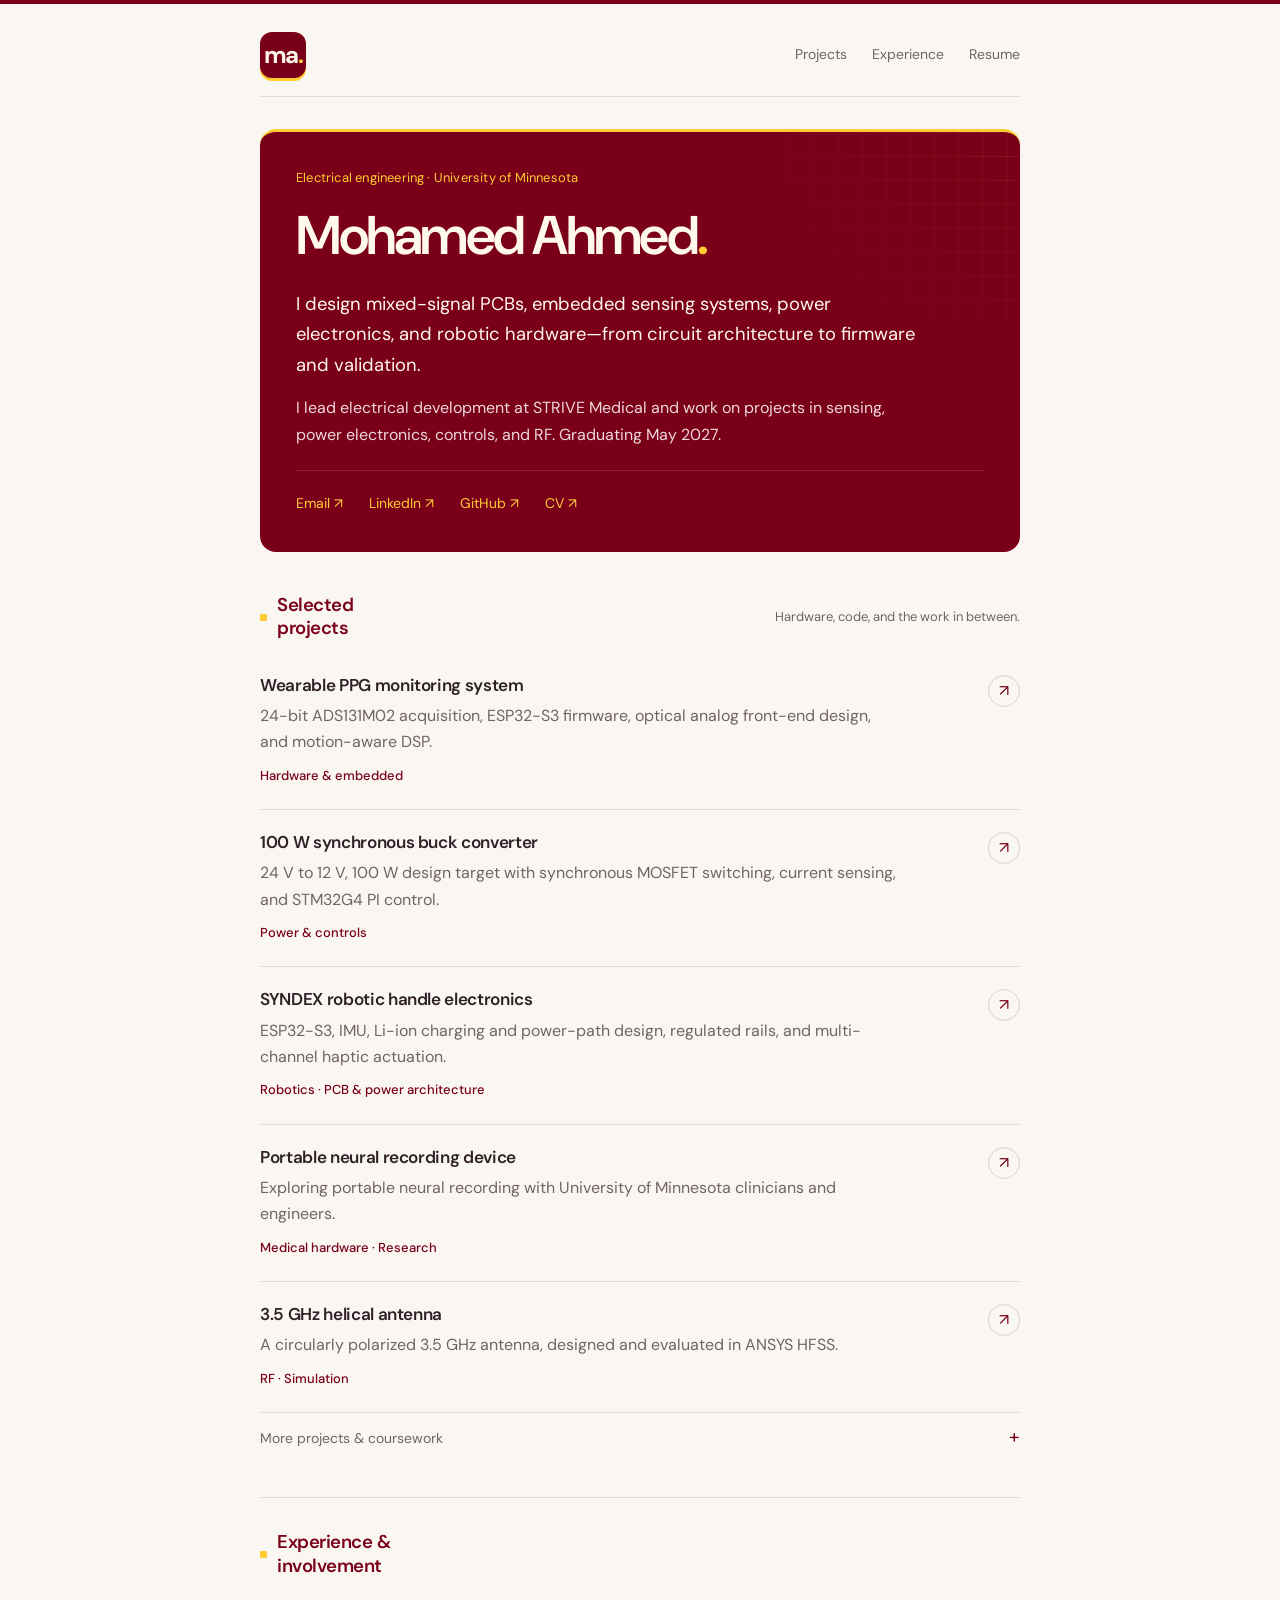
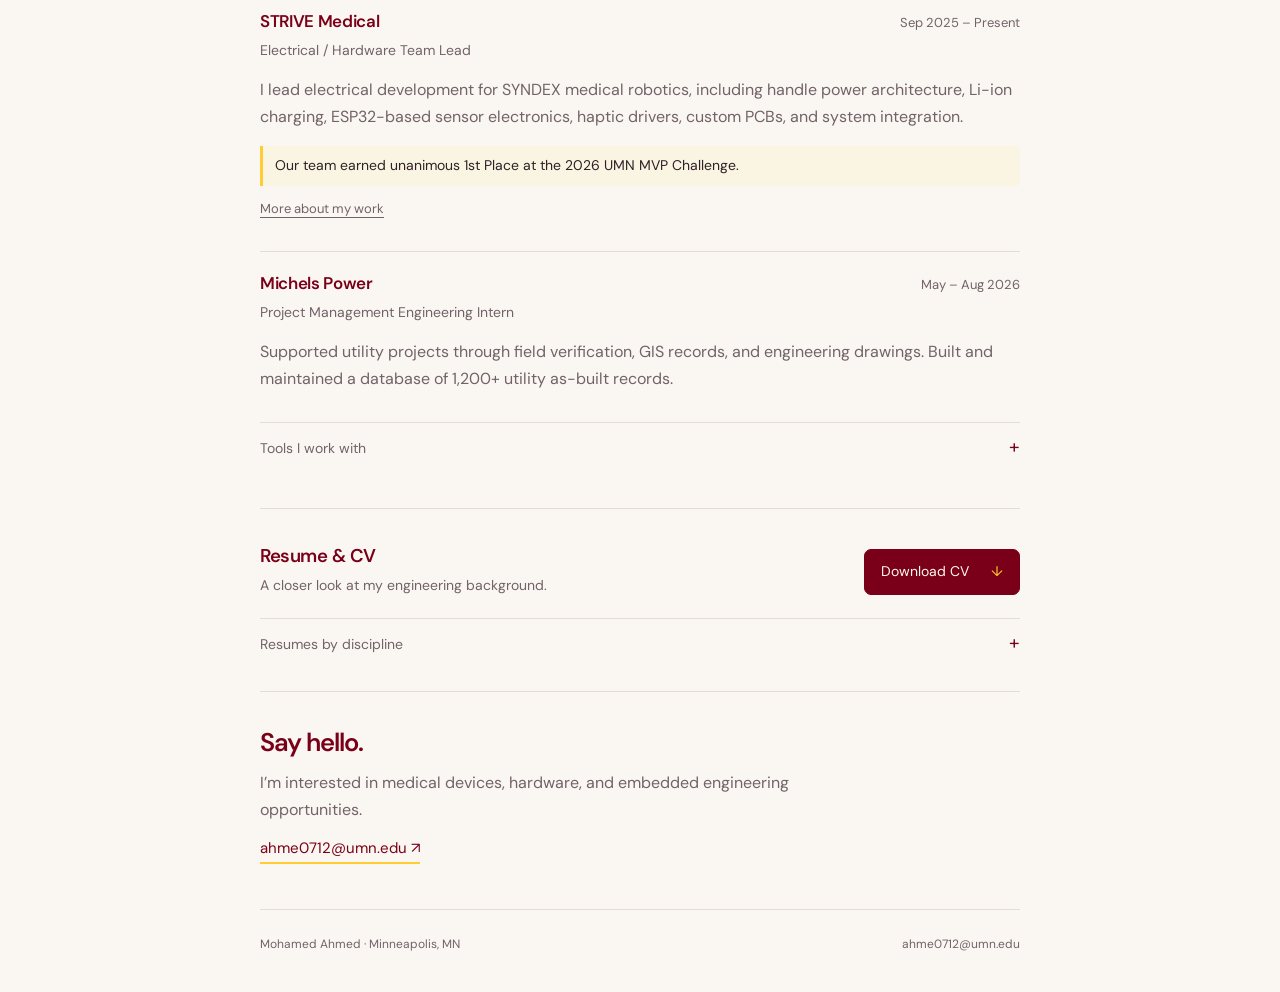
<file: index.html>
<!doctype html>
<html lang="en"><head><meta charset="utf-8"><meta name="viewport" content="width=device-width,initial-scale=1"><meta name="theme-color" content="#7a0019"><title>Mohamed Ahmed | Electrical Engineering</title><meta name="description" content="Mohamed Ahmed, electrical engineering student at the University of Minnesota. Hardware, embedded systems, medical-device projects, and STRIVE Medical leadership."><link rel="icon" type="image/svg+xml" href="data:image/svg+xml,%3Csvg%20xmlns%3D%22http%3A//www.w3.org/2000/svg%22%20viewBox%3D%220%200%2040%2040%22%3E%3Crect%20width%3D%2240%22%20height%3D%2240%22%20rx%3D%228%22%20fill%3D%22%237a0019%22/%3E%3Cpath%20d%3D%22M9%2028V12l11%2011%2011-11v16%22%20fill%3D%22none%22%20stroke%3D%22%23ffcc33%22%20stroke-width%3D%223%22/%3E%3C/svg%3E"><link rel="stylesheet" href="/style.css?v=20260916-maroon-gold"></head><body><a class="skip-link" href="#main">Skip to content</a><header class="site-header wrap"><a class="wordmark" href="/" aria-label="Mohamed Ahmed home">ma<span>.</span></a><nav aria-label="Main navigation"><a href="#work">Projects</a><a href="#experience">Experience</a><a href="#resume">Resume</a></nav></header><main id="main" class="wrap"><section class="intro" id="about" aria-labelledby="name"><p class="intro-label">Electrical engineering · University of Minnesota</p><h1 id="name">Mohamed Ahmed<span>.</span></h1><p class="intro-lead">I design mixed-signal PCBs, embedded sensing systems, power electronics, and robotic hardware—from circuit architecture to firmware and validation.</p><p class="intro-note">I lead electrical development at STRIVE Medical and work on projects in sensing, power electronics, controls, and RF. Graduating May 2027.</p><div class="social-links" aria-label="Contact and resume links"><a href="mailto:ahme0712@umn.edu">Email ↗</a><a href="https://www.linkedin.com/in/mohamed-ahmed-89b807328" target="_blank" rel="noopener noreferrer">LinkedIn ↗</a><a href="https://github.com/Mohamed0628" target="_blank" rel="noopener noreferrer">GitHub ↗</a><a href="/resumes/Mohamed_Ahmed_CV.pdf">CV ↗</a></div></section>
<section class="section projects" id="work" aria-labelledby="projects-title"><div class="section-heading"><h2 id="projects-title">Selected projects</h2><span>Hardware, code, and the work in between.</span></div><ul class="project-list"><li><a class="project-row" href="/projects/wearable-ppg/"><div><h3>Wearable PPG monitoring system</h3><p>24-bit ADS131M02 acquisition, ESP32-S3 firmware, optical analog front-end design, and motion-aware DSP.</p><span class="project-type">Hardware &amp; embedded</span></div><span class="arrow" aria-hidden="true">↗</span></a></li><li><a class="project-row" href="/projects/synchronous-buck/"><div><h3>100 W synchronous buck converter</h3><p>24 V to 12 V, 100 W design target with synchronous MOSFET switching, current sensing, and STM32G4 PI control.</p><span class="project-type">Power &amp; controls</span></div><span class="arrow" aria-hidden="true">↗</span></a></li><li><a class="project-row" href="/projects/syndex-hardware/"><div><h3>SYNDEX robotic handle electronics</h3><p>ESP32-S3, IMU, Li-ion charging and power-path design, regulated rails, and multi-channel haptic actuation.</p><span class="project-type">Robotics · PCB &amp; power architecture</span></div><span class="arrow" aria-hidden="true">↗</span></a></li><li><a class="project-row" href="/projects/neural-recording/"><div><h3>Portable neural recording device</h3><p>Exploring portable neural recording with University of Minnesota clinicians and engineers.</p><span class="project-type">Medical hardware · Research</span></div><span class="arrow" aria-hidden="true">↗</span></a></li><li><a class="project-row" href="/projects/helical-antenna/"><div><h3>3.5 GHz helical antenna</h3><p>A circularly polarized 3.5 GHz antenna, designed and evaluated in ANSYS HFSS.</p><span class="project-type">RF · Simulation</span></div><span class="arrow" aria-hidden="true">↗</span></a></li></ul><details class="more-projects"><summary>More projects & coursework <span aria-hidden="true">+</span></summary><ul class="project-list"><li><a class="project-row" href="/projects/avionics-controller/"><div><h3>Avionics sensor &amp; power controller</h3><p>Architecture for protected 5 V / 3.3 V rails, STM32, dual IMUs, barometer, CAN, and onboard diagnostics.</p><span class="project-type">Avionics · System architecture</span></div><span class="arrow" aria-hidden="true">↗</span></a></li><li><a class="project-row" href="/projects/fpga-ethernet/"><div><h3>Four-port Gigabit Ethernet switch</h3><p>FPGA-to-PHY interfaces and board integration for a four-port Gigabit Ethernet switch.</p><span class="project-type">Digital hardware · Team project</span></div><span class="arrow" aria-hidden="true">↗</span></a></li><li><a class="project-row" href="/projects/feedback-control/"><div><h3>Feedback &amp; motor control</h3><p>PI/PID motor control and nonlinear plant identification using MATLAB, Simulink, and Quanser.</p><span class="project-type">Controls · Laboratory</span></div><span class="arrow" aria-hidden="true">↗</span></a></li><li><a class="project-row" href="/projects/wireless-hardware/"><div><h3>Wireless hardware system design</h3><p>Receiver and transmitter analysis: noise, impedance matching, linearity, and dynamic range.</p><span class="project-type">RF · Coursework</span></div><span class="arrow" aria-hidden="true">↗</span></a></li></ul></details></section>
<section class="section" id="experience" aria-labelledby="experience-title"><div class="section-heading"><h2 id="experience-title">Experience & involvement</h2></div><article class="experience-entry"><div class="entry-heading"><h3>STRIVE Medical</h3><p>Sep 2025 – Present</p></div><p class="role">Electrical / Hardware Team Lead</p><p>I lead electrical development for SYNDEX medical robotics, including handle power architecture, Li-ion charging, ESP32-based sensor electronics, haptic drivers, custom PCBs, and system integration.</p><p class="recognition">Our team earned unanimous 1st Place at the 2026 UMN MVP Challenge.</p><details class="entry-details"><summary>More about my work</summary><ul><li>Designed a BQ24074 Li-ion charging and power-path architecture, with 3.3 V buck-boost regulation and independent haptic-driver power branches.</li><li>Developed ESP32-S3, BNO086 IMU, optical marker LED, and three-actuator haptic interface architecture.</li><li>Integrated Teensy 4.1, ESP32, IMUs, 14-bit encoders, and motor controllers in earlier system revisions.</li><li>Developed sensor-acquisition and motor-interface firmware using I²C, SPI, UART, and BLE.</li><li>Worked across hardware, firmware, and electromechanical interfaces during system integration.</li></ul></details></article><article class="experience-entry"><div class="entry-heading"><h3>Michels Power</h3><p>May – Aug 2026</p></div><p class="role">Project Management Engineering Intern</p><p>Supported utility projects through field verification, GIS records, and engineering drawings. Built and maintained a database of 1,200+ utility as-built records.</p></article><details class="tools-details"><summary>Tools I work with <span aria-hidden="true">+</span></summary><dl class="tool-list"><div><dt>Hardware</dt><dd>Altium Designer, KiCad, analog front ends, mixed-signal PCBs, board bring-up</dd></div><div><dt>Embedded</dt><dd>C/C++, Python, FreeRTOS, ESP-IDF, STM32, ESP32, Teensy</dd></div><div><dt>Simulation</dt><dd>MATLAB, Simulink, LTspice, ANSYS HFSS</dd></div><div><dt>Bench work</dt><dd>Oscilloscope, logic analyzer, multimeter, SPI, I²C, UART, BLE, RGMII, MDIO</dd></div></dl></details></section>
<section class="section resume-section" id="resume" aria-labelledby="resume-title"><div class="resume-main"><div><h2 id="resume-title">Resume & CV</h2><p>A closer look at my engineering background.</p></div><a class="download-link" href="/resumes/Mohamed_Ahmed_CV.pdf" download>Download CV <span aria-hidden="true">↓</span></a></div><details class="resume-details"><summary>Resumes by discipline <span aria-hidden="true">+</span></summary><ul class="resume-list"><li><a href="/resumes/Mohamed_Ahmed_Hardware_Analog.pdf" download>Hardware & analog <span>PDF ↓</span></a></li><li><a href="/resumes/Mohamed_Ahmed_Firmware.pdf" download>Firmware & embedded <span>PDF ↓</span></a></li><li><a href="/resumes/Mohamed_Ahmed_Power_Electronics.pdf" download>Power electronics <span>PDF ↓</span></a></li><li><a href="/resumes/Mohamed_Ahmed_Controls.pdf" download>Controls <span>PDF ↓</span></a></li><li><a href="/resumes/Mohamed_Ahmed_RF.pdf" download>RF & wireless <span>PDF ↓</span></a></li></ul></details></section>
<section class="contact" id="contact"><h2>Say hello.</h2><p>I’m interested in medical devices, hardware, and embedded engineering opportunities.</p><a href="mailto:ahme0712@umn.edu">ahme0712@umn.edu ↗</a></section></main><footer class="site-footer wrap"><span>Mohamed Ahmed · Minneapolis, MN</span><a href="mailto:ahme0712@umn.edu">ahme0712@umn.edu</a></footer></body></html>
</file>
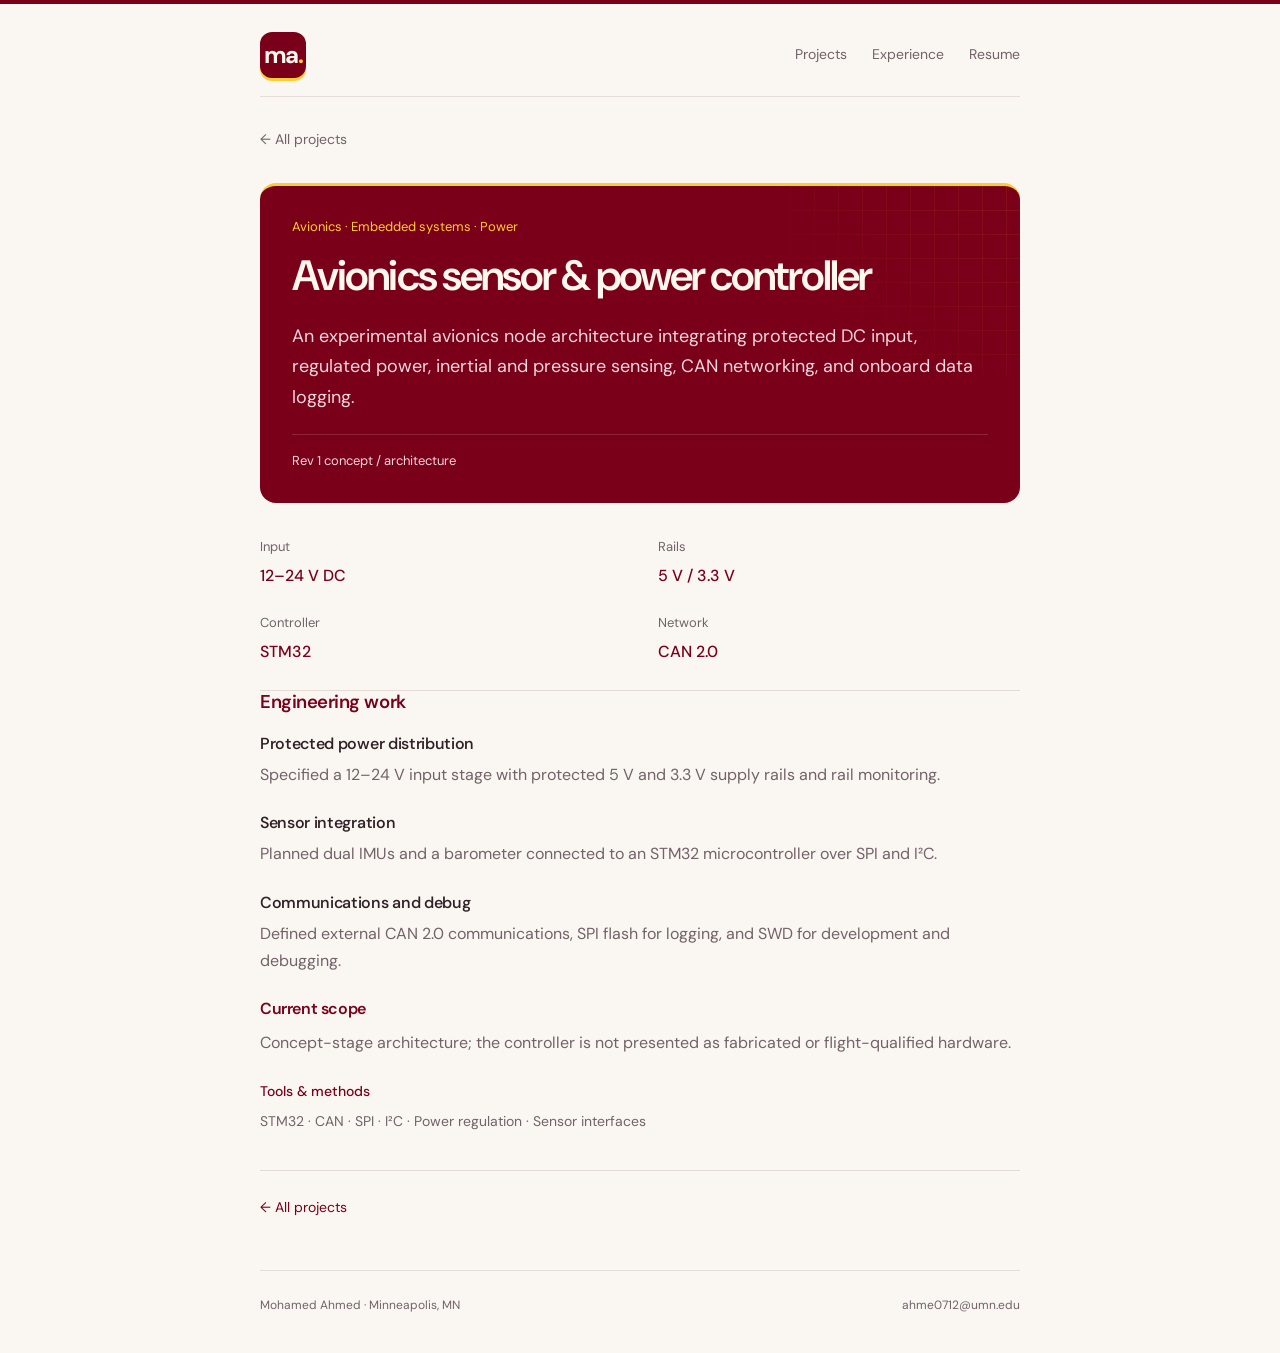
<file: projects/avionics-controller/index.html>
<!doctype html><html lang="en"><head><meta charset="utf-8"><meta name="viewport" content="width=device-width,initial-scale=1"><title>Avionics sensor & power controller | Mohamed Ahmed</title><meta name="description" content="An experimental avionics node architecture integrating protected DC input, regulated power, inertial and pressure sensing, CAN networking, and onboard data logging."><link rel="stylesheet" href="/style.css?v=20260916-maroon-gold"></head><body><a class="skip-link" href="#main">Skip to content</a><header class="site-header wrap"><a class="wordmark" href="/">ma<span>.</span></a><nav aria-label="Main navigation"><a href="/#work">Projects</a><a href="/#experience">Experience</a><a href="/#resume">Resume</a></nav></header><main id="main" class="wrap project-page"><a class="back-link" href="/#work">← All projects</a><header class="project-header"><p class="project-type">Avionics · Embedded systems · Power</p><h1>Avionics sensor & power controller</h1><p class="project-intro">An experimental avionics node architecture integrating protected DC input, regulated power, inertial and pressure sensing, CAN networking, and onboard data logging.</p><p class="status">Rev 1 concept / architecture</p></header><dl class="facts"><div><dt>Input</dt><dd>12–24 V DC</dd></div><div><dt>Rails</dt><dd>5 V / 3.3 V</dd></div><div><dt>Controller</dt><dd>STM32</dd></div><div><dt>Network</dt><dd>CAN 2.0</dd></div></dl><section class="contributions"><h2>Engineering work</h2><article><h3>Protected power distribution</h3><p>Specified a 12–24 V input stage with protected 5 V and 3.3 V supply rails and rail monitoring.</p></article><article><h3>Sensor integration</h3><p>Planned dual IMUs and a barometer connected to an STM32 microcontroller over SPI and I²C.</p></article><article><h3>Communications and debug</h3><p>Defined external CAN 2.0 communications, SPI flash for logging, and SWD for development and debugging.</p></article></section><section class="project-scope"><h2>Current scope</h2><p>Concept-stage architecture; the controller is not presented as fabricated or flight-qualified hardware.</p></section><p class="project-tools"><strong>Tools &amp; methods</strong> STM32 · CAN · SPI · I²C · Power regulation · Sensor interfaces</p><nav class="project-navigation"><a href="/#work">← All projects</a></nav></main><footer class="site-footer wrap"><span>Mohamed Ahmed · Minneapolis, MN</span><a href="mailto:ahme0712@umn.edu">ahme0712@umn.edu</a></footer></body></html>
</file>
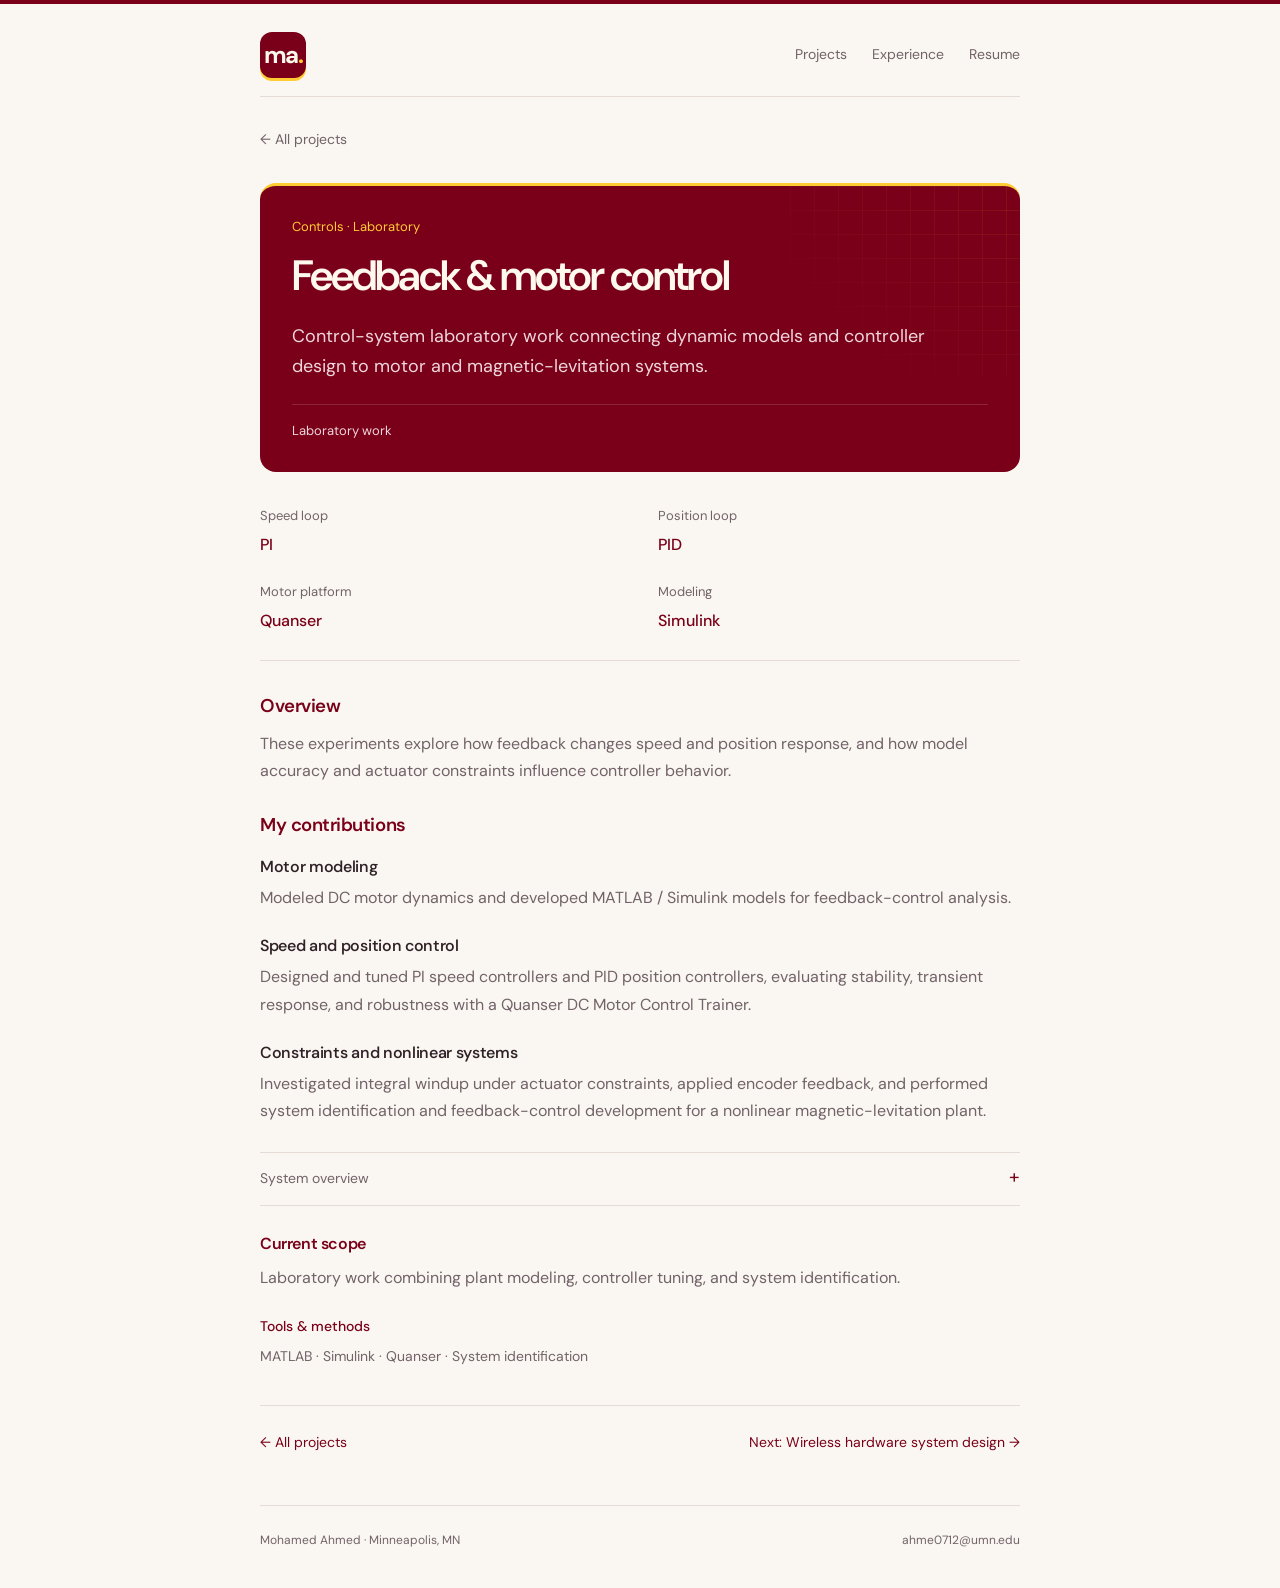
<file: projects/feedback-control/index.html>
<!doctype html>
<html lang="en"><head><meta charset="utf-8"><meta name="viewport" content="width=device-width,initial-scale=1"><meta name="theme-color" content="#7a0019"><title>Feedback &amp; motor control | Mohamed Ahmed</title><meta name="description" content="PI/PID motor control and nonlinear plant identification using MATLAB, Simulink, and Quanser."><link rel="icon" type="image/svg+xml" href="data:image/svg+xml,%3Csvg%20xmlns%3D%22http%3A//www.w3.org/2000/svg%22%20viewBox%3D%220%200%2040%2040%22%3E%3Crect%20width%3D%2240%22%20height%3D%2240%22%20rx%3D%228%22%20fill%3D%22%237a0019%22/%3E%3Cpath%20d%3D%22M9%2028V12l11%2011%2011-11v16%22%20fill%3D%22none%22%20stroke%3D%22%23ffcc33%22%20stroke-width%3D%223%22/%3E%3C/svg%3E"><link rel="stylesheet" href="/style.css?v=20260916-maroon-gold"></head><body><a class="skip-link" href="#main">Skip to content</a><header class="site-header wrap"><a class="wordmark" href="/" aria-label="Mohamed Ahmed home">ma<span>.</span></a><nav aria-label="Main navigation"><a href="/#work">Projects</a><a href="/#experience">Experience</a><a href="/#resume">Resume</a></nav></header><main id="main" class="wrap project-page"><a class="back-link" href="/#work">← All projects</a><header class="project-header"><p class="project-type">Controls · Laboratory</p><h1>Feedback &amp; motor control</h1><p class="project-intro">Control-system laboratory work connecting dynamic models and controller design to motor and magnetic-levitation systems.</p><p class="status">Laboratory work</p></header><dl class="facts"><div><dt>Speed loop</dt><dd>PI</dd></div><div><dt>Position loop</dt><dd>PID</dd></div><div><dt>Motor platform</dt><dd>Quanser</dd></div><div><dt>Modeling</dt><dd>Simulink</dd></div></dl><section class="project-context"><h2>Overview</h2><p>These experiments explore how feedback changes speed and position response, and how model accuracy and actuator constraints influence controller behavior.</p></section><section class="contributions"><h2>My contributions</h2><article><h3>Motor modeling</h3><p>Modeled DC motor dynamics and developed MATLAB / Simulink models for feedback-control analysis.</p></article><article><h3>Speed and position control</h3><p>Designed and tuned PI speed controllers and PID position controllers, evaluating stability, transient response, and robustness with a Quanser DC Motor Control Trainer.</p></article><article><h3>Constraints and nonlinear systems</h3><p>Investigated integral windup under actuator constraints, applied encoder feedback, and performed system identification and feedback-control development for a nonlinear magnetic-levitation plant.</p></article></section><details class="system-details"><summary>System overview <span aria-hidden="true">+</span></summary><ol class="system-flow"><li>Reference</li><li>PI / PID</li><li>Motor / plant</li><li>Measured output</li></ol><p>Encoder feedback closes the loop</p></details><section class="project-scope"><h2>Current scope</h2><p>Laboratory work combining plant modeling, controller tuning, and system identification.</p></section><p class="project-tools"><strong>Tools & methods</strong> MATLAB · Simulink · Quanser · System identification</p><nav class="project-navigation" aria-label="Project navigation"><a href="/#work">← All projects</a><a href="/projects/wireless-hardware/">Next: Wireless hardware system design →</a></nav></main><footer class="site-footer wrap"><span>Mohamed Ahmed · Minneapolis, MN</span><a href="mailto:ahme0712@umn.edu">ahme0712@umn.edu</a></footer></body></html>
</file>
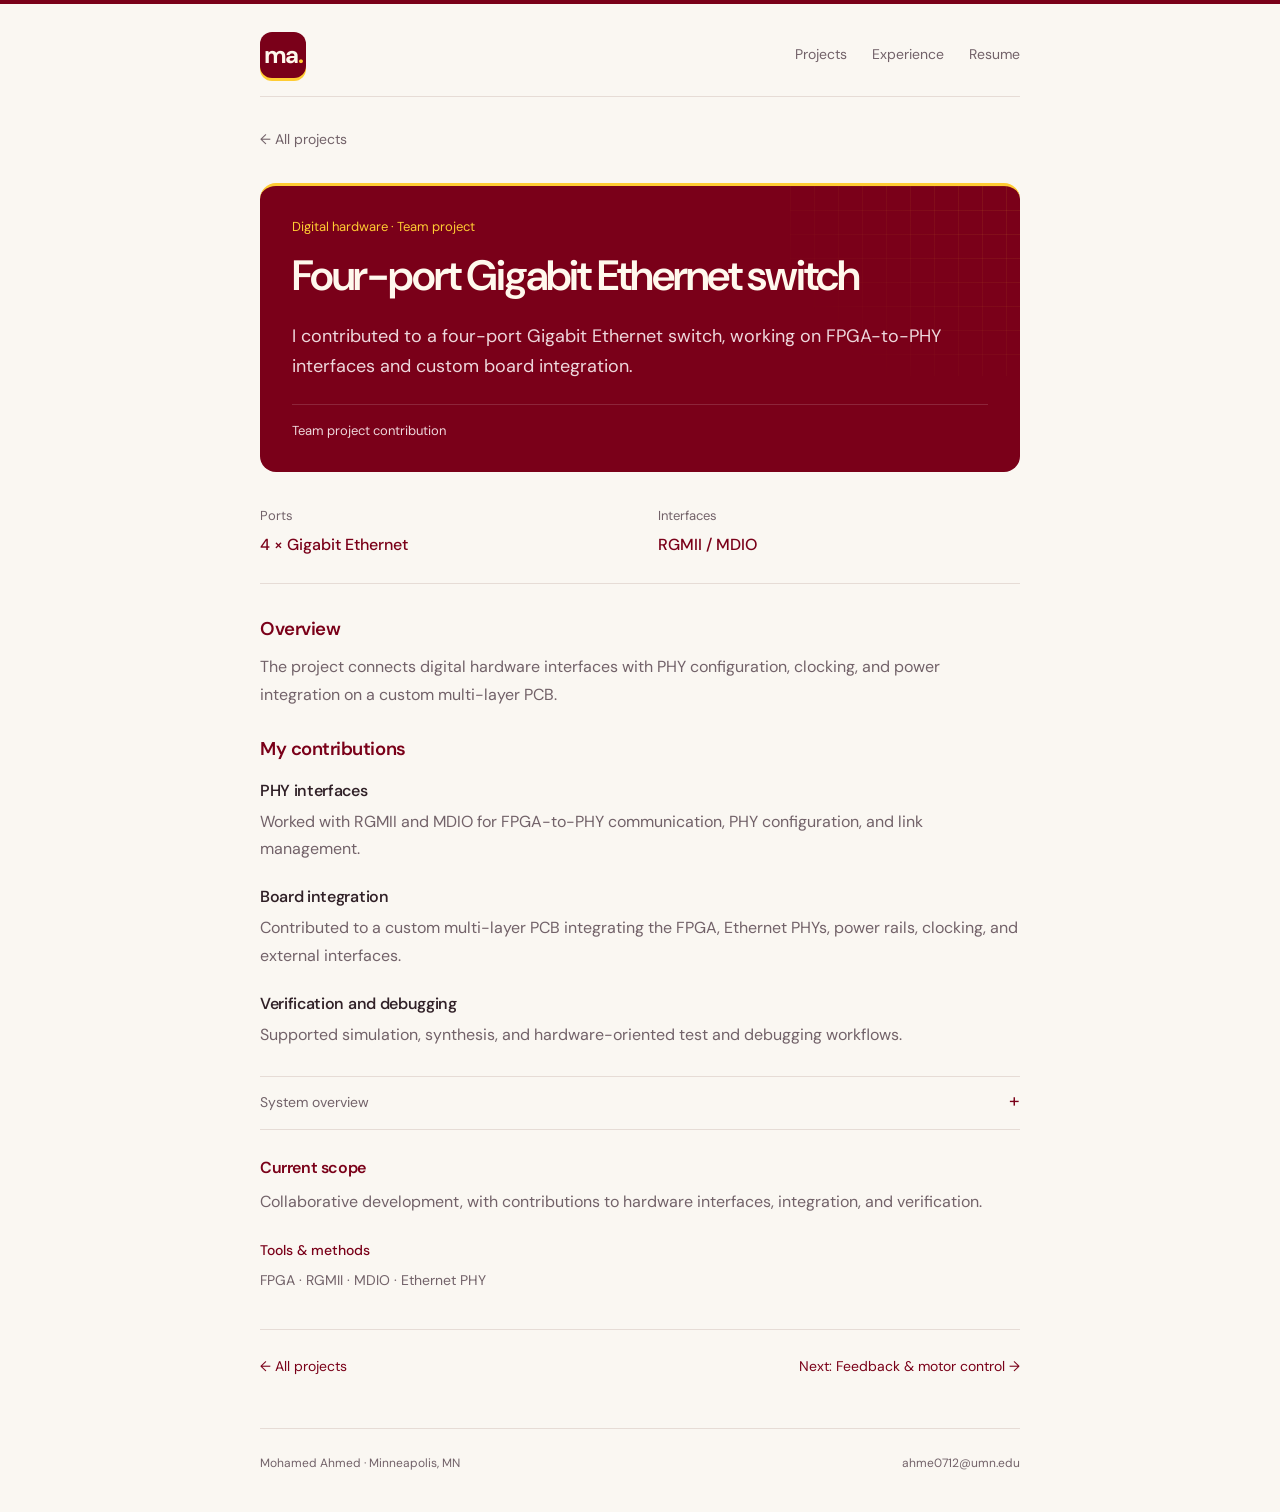
<file: projects/fpga-ethernet/index.html>
<!doctype html>
<html lang="en"><head><meta charset="utf-8"><meta name="viewport" content="width=device-width,initial-scale=1"><meta name="theme-color" content="#7a0019"><title>Four-port Gigabit Ethernet switch | Mohamed Ahmed</title><meta name="description" content="FPGA-to-PHY interfaces and board integration for a four-port Gigabit Ethernet switch."><link rel="icon" type="image/svg+xml" href="data:image/svg+xml,%3Csvg%20xmlns%3D%22http%3A//www.w3.org/2000/svg%22%20viewBox%3D%220%200%2040%2040%22%3E%3Crect%20width%3D%2240%22%20height%3D%2240%22%20rx%3D%228%22%20fill%3D%22%237a0019%22/%3E%3Cpath%20d%3D%22M9%2028V12l11%2011%2011-11v16%22%20fill%3D%22none%22%20stroke%3D%22%23ffcc33%22%20stroke-width%3D%223%22/%3E%3C/svg%3E"><link rel="stylesheet" href="/style.css?v=20260916-maroon-gold"></head><body><a class="skip-link" href="#main">Skip to content</a><header class="site-header wrap"><a class="wordmark" href="/" aria-label="Mohamed Ahmed home">ma<span>.</span></a><nav aria-label="Main navigation"><a href="/#work">Projects</a><a href="/#experience">Experience</a><a href="/#resume">Resume</a></nav></header><main id="main" class="wrap project-page"><a class="back-link" href="/#work">← All projects</a><header class="project-header"><p class="project-type">Digital hardware · Team project</p><h1>Four-port Gigabit Ethernet switch</h1><p class="project-intro">I contributed to a four-port Gigabit Ethernet switch, working on FPGA-to-PHY interfaces and custom board integration.</p><p class="status">Team project contribution</p></header><dl class="facts"><div><dt>Ports</dt><dd>4 × Gigabit Ethernet</dd></div><div><dt>Interfaces</dt><dd>RGMII / MDIO</dd></div></dl><section class="project-context"><h2>Overview</h2><p>The project connects digital hardware interfaces with PHY configuration, clocking, and power integration on a custom multi-layer PCB.</p></section><section class="contributions"><h2>My contributions</h2><article><h3>PHY interfaces</h3><p>Worked with RGMII and MDIO for FPGA-to-PHY communication, PHY configuration, and link management.</p></article><article><h3>Board integration</h3><p>Contributed to a custom multi-layer PCB integrating the FPGA, Ethernet PHYs, power rails, clocking, and external interfaces.</p></article><article><h3>Verification and debugging</h3><p>Supported simulation, synthesis, and hardware-oriented test and debugging workflows.</p></article></section><details class="system-details"><summary>System overview <span aria-hidden="true">+</span></summary><ol class="system-flow"><li>Ethernet PHYs ×4</li><li>RGMII links</li><li>FPGA</li><li>Switching logic</li></ol><p>MDIO: PHY configuration and link management</p></details><section class="project-scope"><h2>Current scope</h2><p>Collaborative development, with contributions to hardware interfaces, integration, and verification.</p></section><p class="project-tools"><strong>Tools & methods</strong> FPGA · RGMII · MDIO · Ethernet PHY</p><nav class="project-navigation" aria-label="Project navigation"><a href="/#work">← All projects</a><a href="/projects/feedback-control/">Next: Feedback &amp; motor control →</a></nav></main><footer class="site-footer wrap"><span>Mohamed Ahmed · Minneapolis, MN</span><a href="mailto:ahme0712@umn.edu">ahme0712@umn.edu</a></footer></body></html>
</file>
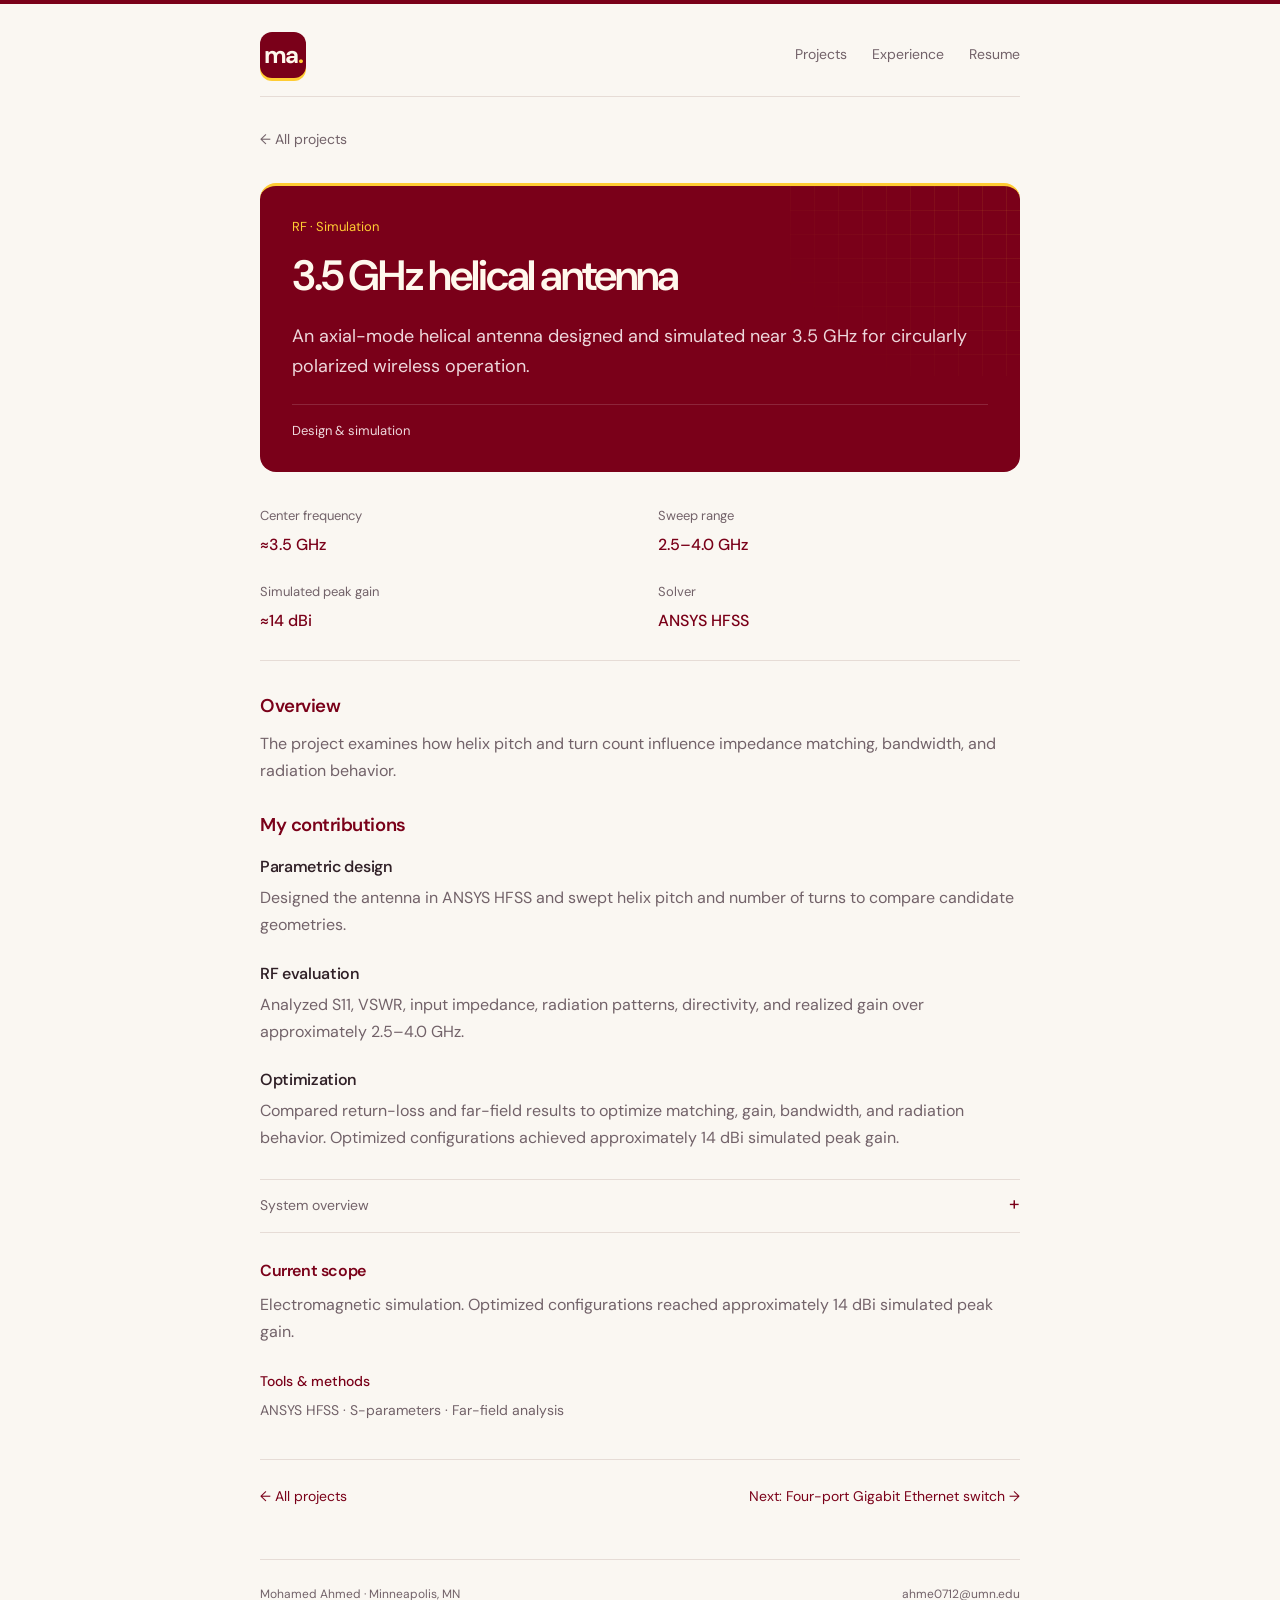
<file: projects/helical-antenna/index.html>
<!doctype html>
<html lang="en"><head><meta charset="utf-8"><meta name="viewport" content="width=device-width,initial-scale=1"><meta name="theme-color" content="#7a0019"><title>3.5 GHz helical antenna | Mohamed Ahmed</title><meta name="description" content="A circularly polarized 3.5 GHz antenna, designed and evaluated in ANSYS HFSS."><link rel="icon" type="image/svg+xml" href="data:image/svg+xml,%3Csvg%20xmlns%3D%22http%3A//www.w3.org/2000/svg%22%20viewBox%3D%220%200%2040%2040%22%3E%3Crect%20width%3D%2240%22%20height%3D%2240%22%20rx%3D%228%22%20fill%3D%22%237a0019%22/%3E%3Cpath%20d%3D%22M9%2028V12l11%2011%2011-11v16%22%20fill%3D%22none%22%20stroke%3D%22%23ffcc33%22%20stroke-width%3D%223%22/%3E%3C/svg%3E"><link rel="stylesheet" href="/style.css?v=20260916-maroon-gold"></head><body><a class="skip-link" href="#main">Skip to content</a><header class="site-header wrap"><a class="wordmark" href="/" aria-label="Mohamed Ahmed home">ma<span>.</span></a><nav aria-label="Main navigation"><a href="/#work">Projects</a><a href="/#experience">Experience</a><a href="/#resume">Resume</a></nav></header><main id="main" class="wrap project-page"><a class="back-link" href="/#work">← All projects</a><header class="project-header"><p class="project-type">RF · Simulation</p><h1>3.5 GHz helical antenna</h1><p class="project-intro">An axial-mode helical antenna designed and simulated near 3.5 GHz for circularly polarized wireless operation.</p><p class="status">Design &amp; simulation</p></header><dl class="facts"><div><dt>Center frequency</dt><dd>≈3.5 GHz</dd></div><div><dt>Sweep range</dt><dd>2.5–4.0 GHz</dd></div><div><dt>Simulated peak gain</dt><dd>≈14 dBi</dd></div><div><dt>Solver</dt><dd>ANSYS HFSS</dd></div></dl><section class="project-context"><h2>Overview</h2><p>The project examines how helix pitch and turn count influence impedance matching, bandwidth, and radiation behavior.</p></section><section class="contributions"><h2>My contributions</h2><article><h3>Parametric design</h3><p>Designed the antenna in ANSYS HFSS and swept helix pitch and number of turns to compare candidate geometries.</p></article><article><h3>RF evaluation</h3><p>Analyzed S11, VSWR, input impedance, radiation patterns, directivity, and realized gain over approximately 2.5–4.0 GHz.</p></article><article><h3>Optimization</h3><p>Compared return-loss and far-field results to optimize matching, gain, bandwidth, and radiation behavior. Optimized configurations achieved approximately 14 dBi simulated peak gain.</p></article></section><details class="system-details"><summary>System overview <span aria-hidden="true">+</span></summary><ol class="system-flow"><li>Helix geometry</li><li>HFSS sweeps</li><li>S11 / VSWR</li><li>Far-field analysis</li></ol><p>Parameters: helix pitch and number of turns</p></details><section class="project-scope"><h2>Current scope</h2><p>Electromagnetic simulation. Optimized configurations reached approximately 14 dBi simulated peak gain.</p></section><p class="project-tools"><strong>Tools & methods</strong> ANSYS HFSS · S-parameters · Far-field analysis</p><nav class="project-navigation" aria-label="Project navigation"><a href="/#work">← All projects</a><a href="/projects/fpga-ethernet/">Next: Four-port Gigabit Ethernet switch →</a></nav></main><footer class="site-footer wrap"><span>Mohamed Ahmed · Minneapolis, MN</span><a href="mailto:ahme0712@umn.edu">ahme0712@umn.edu</a></footer></body></html>
</file>
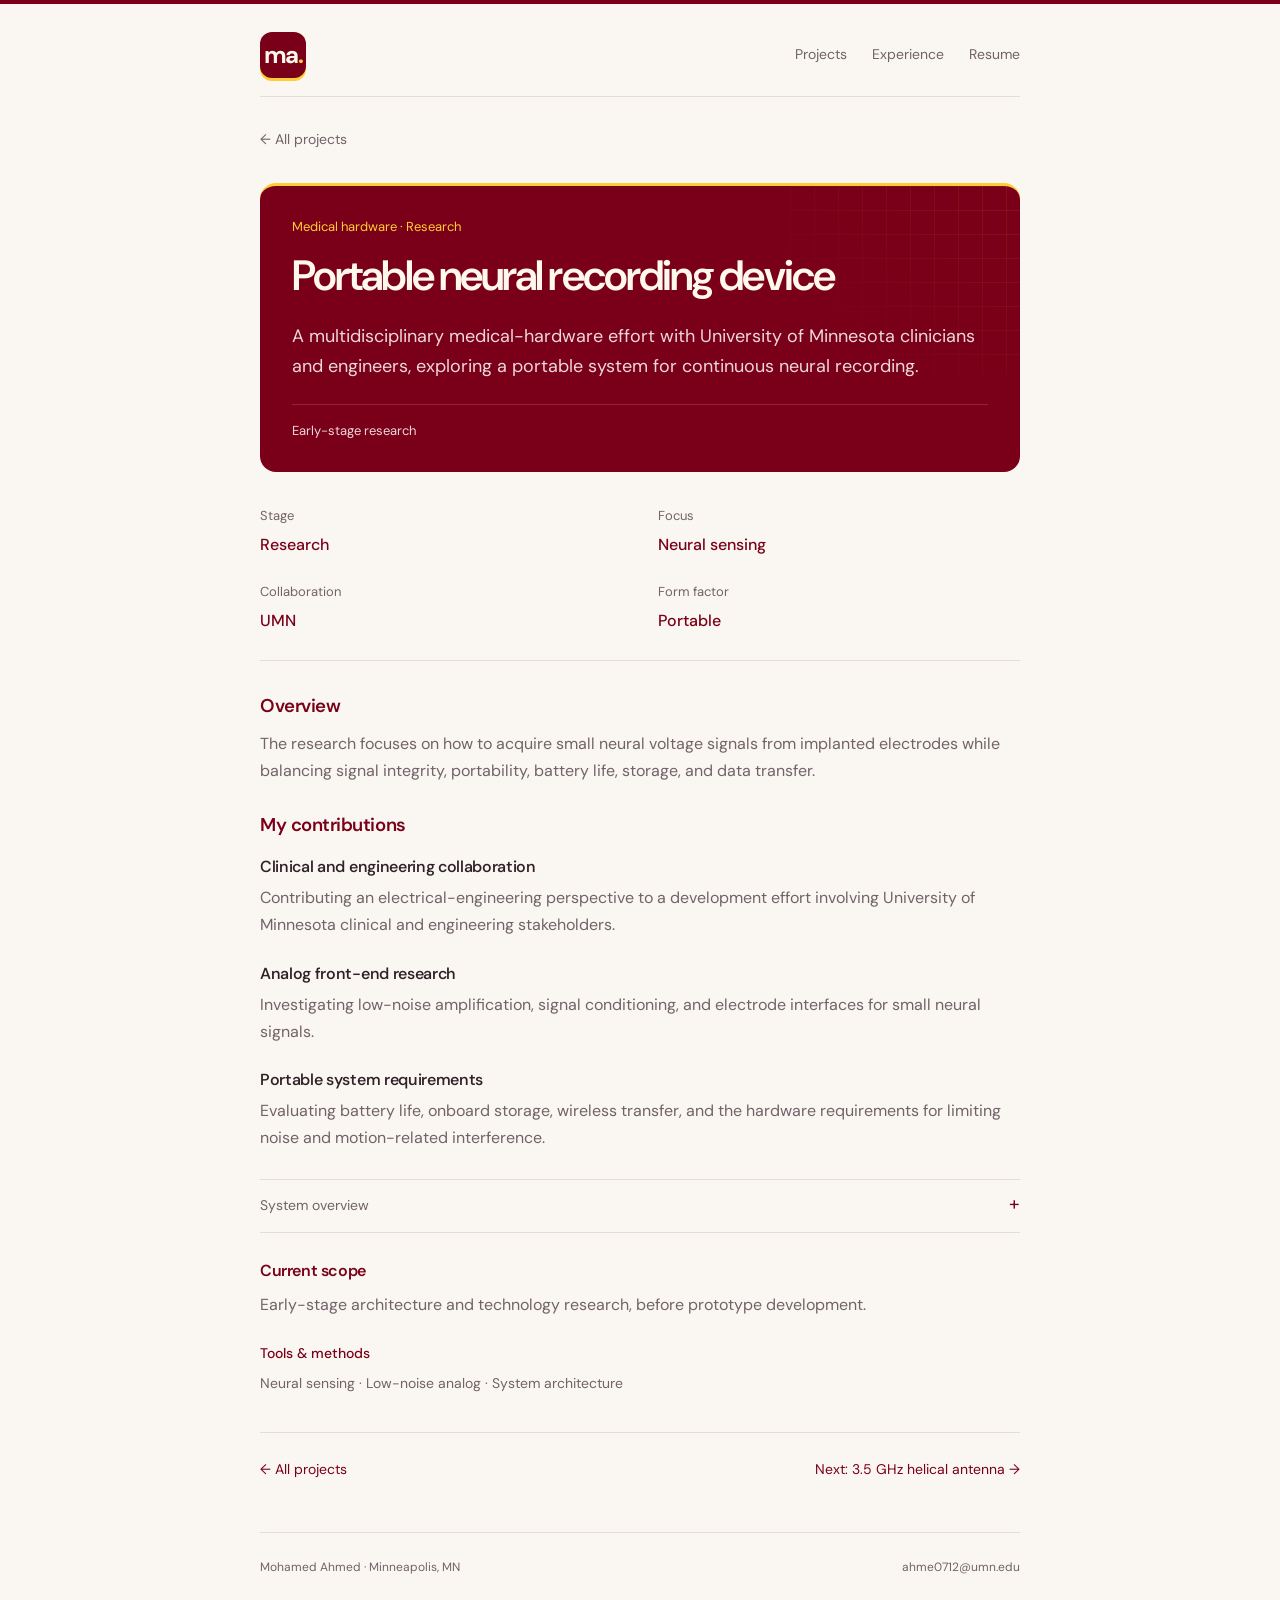
<file: projects/neural-recording/index.html>
<!doctype html>
<html lang="en"><head><meta charset="utf-8"><meta name="viewport" content="width=device-width,initial-scale=1"><meta name="theme-color" content="#7a0019"><title>Portable neural recording device | Mohamed Ahmed</title><meta name="description" content="Exploring portable neural recording with University of Minnesota clinicians and engineers."><link rel="icon" type="image/svg+xml" href="data:image/svg+xml,%3Csvg%20xmlns%3D%22http%3A//www.w3.org/2000/svg%22%20viewBox%3D%220%200%2040%2040%22%3E%3Crect%20width%3D%2240%22%20height%3D%2240%22%20rx%3D%228%22%20fill%3D%22%237a0019%22/%3E%3Cpath%20d%3D%22M9%2028V12l11%2011%2011-11v16%22%20fill%3D%22none%22%20stroke%3D%22%23ffcc33%22%20stroke-width%3D%223%22/%3E%3C/svg%3E"><link rel="stylesheet" href="/style.css?v=20260916-maroon-gold"></head><body><a class="skip-link" href="#main">Skip to content</a><header class="site-header wrap"><a class="wordmark" href="/" aria-label="Mohamed Ahmed home">ma<span>.</span></a><nav aria-label="Main navigation"><a href="/#work">Projects</a><a href="/#experience">Experience</a><a href="/#resume">Resume</a></nav></header><main id="main" class="wrap project-page"><a class="back-link" href="/#work">← All projects</a><header class="project-header"><p class="project-type">Medical hardware · Research</p><h1>Portable neural recording device</h1><p class="project-intro">A multidisciplinary medical-hardware effort with University of Minnesota clinicians and engineers, exploring a portable system for continuous neural recording.</p><p class="status">Early-stage research</p></header><dl class="facts"><div><dt>Stage</dt><dd>Research</dd></div><div><dt>Focus</dt><dd>Neural sensing</dd></div><div><dt>Collaboration</dt><dd>UMN</dd></div><div><dt>Form factor</dt><dd>Portable</dd></div></dl><section class="project-context"><h2>Overview</h2><p>The research focuses on how to acquire small neural voltage signals from implanted electrodes while balancing signal integrity, portability, battery life, storage, and data transfer.</p></section><section class="contributions"><h2>My contributions</h2><article><h3>Clinical and engineering collaboration</h3><p>Contributing an electrical-engineering perspective to a development effort involving University of Minnesota clinical and engineering stakeholders.</p></article><article><h3>Analog front-end research</h3><p>Investigating low-noise amplification, signal conditioning, and electrode interfaces for small neural signals.</p></article><article><h3>Portable system requirements</h3><p>Evaluating battery life, onboard storage, wireless transfer, and the hardware requirements for limiting noise and motion-related interference.</p></article></section><details class="system-details"><summary>System overview <span aria-hidden="true">+</span></summary><ol class="system-flow"><li>Electrode interface</li><li>Low-noise AFE</li><li>Acquisition</li><li>Storage / wireless</li></ol><p>Conceptual architecture under investigation</p></details><section class="project-scope"><h2>Current scope</h2><p>Early-stage architecture and technology research, before prototype development.</p></section><p class="project-tools"><strong>Tools & methods</strong> Neural sensing · Low-noise analog · System architecture</p><nav class="project-navigation" aria-label="Project navigation"><a href="/#work">← All projects</a><a href="/projects/helical-antenna/">Next: 3.5 GHz helical antenna →</a></nav></main><footer class="site-footer wrap"><span>Mohamed Ahmed · Minneapolis, MN</span><a href="mailto:ahme0712@umn.edu">ahme0712@umn.edu</a></footer></body></html>
</file>
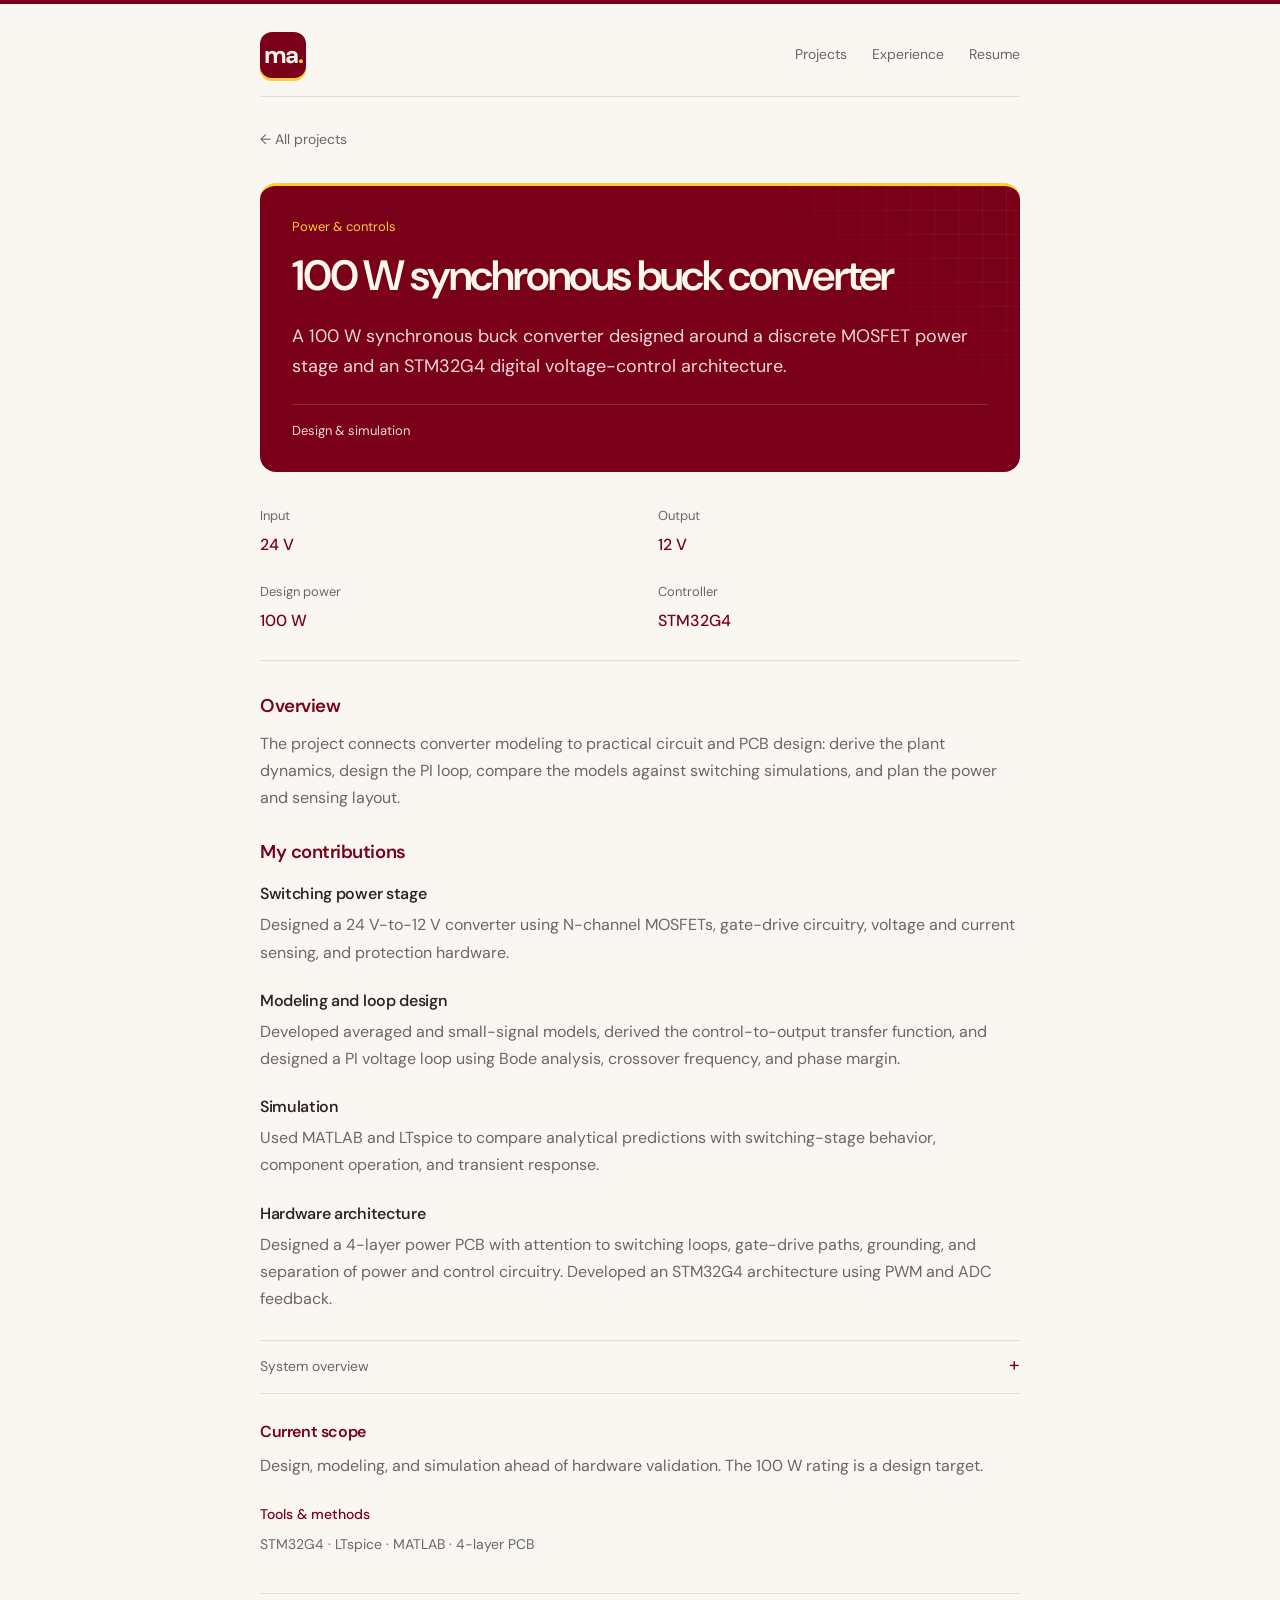
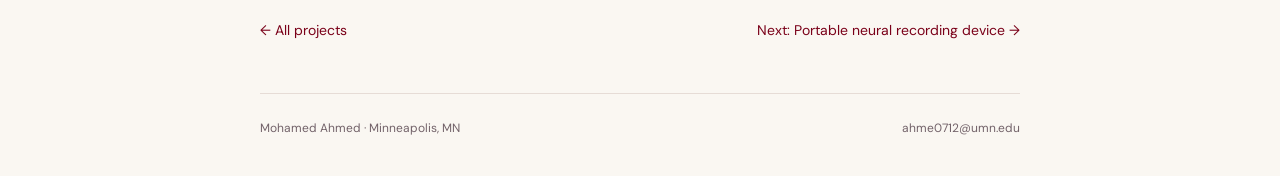
<file: projects/synchronous-buck/index.html>
<!doctype html>
<html lang="en"><head><meta charset="utf-8"><meta name="viewport" content="width=device-width,initial-scale=1"><meta name="theme-color" content="#7a0019"><title>100 W synchronous buck converter | Mohamed Ahmed</title><meta name="description" content="A 24 V to 12 V converter design with a MOSFET power stage and STM32G4 digital feedback."><link rel="icon" type="image/svg+xml" href="data:image/svg+xml,%3Csvg%20xmlns%3D%22http%3A//www.w3.org/2000/svg%22%20viewBox%3D%220%200%2040%2040%22%3E%3Crect%20width%3D%2240%22%20height%3D%2240%22%20rx%3D%228%22%20fill%3D%22%237a0019%22/%3E%3Cpath%20d%3D%22M9%2028V12l11%2011%2011-11v16%22%20fill%3D%22none%22%20stroke%3D%22%23ffcc33%22%20stroke-width%3D%223%22/%3E%3C/svg%3E"><link rel="stylesheet" href="/style.css?v=20260916-maroon-gold"></head><body><a class="skip-link" href="#main">Skip to content</a><header class="site-header wrap"><a class="wordmark" href="/" aria-label="Mohamed Ahmed home">ma<span>.</span></a><nav aria-label="Main navigation"><a href="/#work">Projects</a><a href="/#experience">Experience</a><a href="/#resume">Resume</a></nav></header><main id="main" class="wrap project-page"><a class="back-link" href="/#work">← All projects</a><header class="project-header"><p class="project-type">Power &amp; controls</p><h1>100 W synchronous buck converter</h1><p class="project-intro">A 100 W synchronous buck converter designed around a discrete MOSFET power stage and an STM32G4 digital voltage-control architecture.</p><p class="status">Design &amp; simulation</p></header><dl class="facts"><div><dt>Input</dt><dd>24 V</dd></div><div><dt>Output</dt><dd>12 V</dd></div><div><dt>Design power</dt><dd>100 W</dd></div><div><dt>Controller</dt><dd>STM32G4</dd></div></dl><section class="project-context"><h2>Overview</h2><p>The project connects converter modeling to practical circuit and PCB design: derive the plant dynamics, design the PI loop, compare the models against switching simulations, and plan the power and sensing layout.</p></section><section class="contributions"><h2>My contributions</h2><article><h3>Switching power stage</h3><p>Designed a 24 V-to-12 V converter using N-channel MOSFETs, gate-drive circuitry, voltage and current sensing, and protection hardware.</p></article><article><h3>Modeling and loop design</h3><p>Developed averaged and small-signal models, derived the control-to-output transfer function, and designed a PI voltage loop using Bode analysis, crossover frequency, and phase margin.</p></article><article><h3>Simulation</h3><p>Used MATLAB and LTspice to compare analytical predictions with switching-stage behavior, component operation, and transient response.</p></article><article><h3>Hardware architecture</h3><p>Designed a 4-layer power PCB with attention to switching loops, gate-drive paths, grounding, and separation of power and control circuitry. Developed an STM32G4 architecture using PWM and ADC feedback.</p></article></section><details class="system-details"><summary>System overview <span aria-hidden="true">+</span></summary><ol class="system-flow"><li>24 V input</li><li>MOSFET stage</li><li>LC filter</li><li>12 V output</li></ol><p>Feedback: voltage sensing → STM32G4 PI controller → PWM / gate driver</p></details><section class="project-scope"><h2>Current scope</h2><p>Design, modeling, and simulation ahead of hardware validation. The 100 W rating is a design target.</p></section><p class="project-tools"><strong>Tools & methods</strong> STM32G4 · LTspice · MATLAB · 4-layer PCB</p><nav class="project-navigation" aria-label="Project navigation"><a href="/#work">← All projects</a><a href="/projects/neural-recording/">Next: Portable neural recording device →</a></nav></main><footer class="site-footer wrap"><span>Mohamed Ahmed · Minneapolis, MN</span><a href="mailto:ahme0712@umn.edu">ahme0712@umn.edu</a></footer></body></html>
</file>
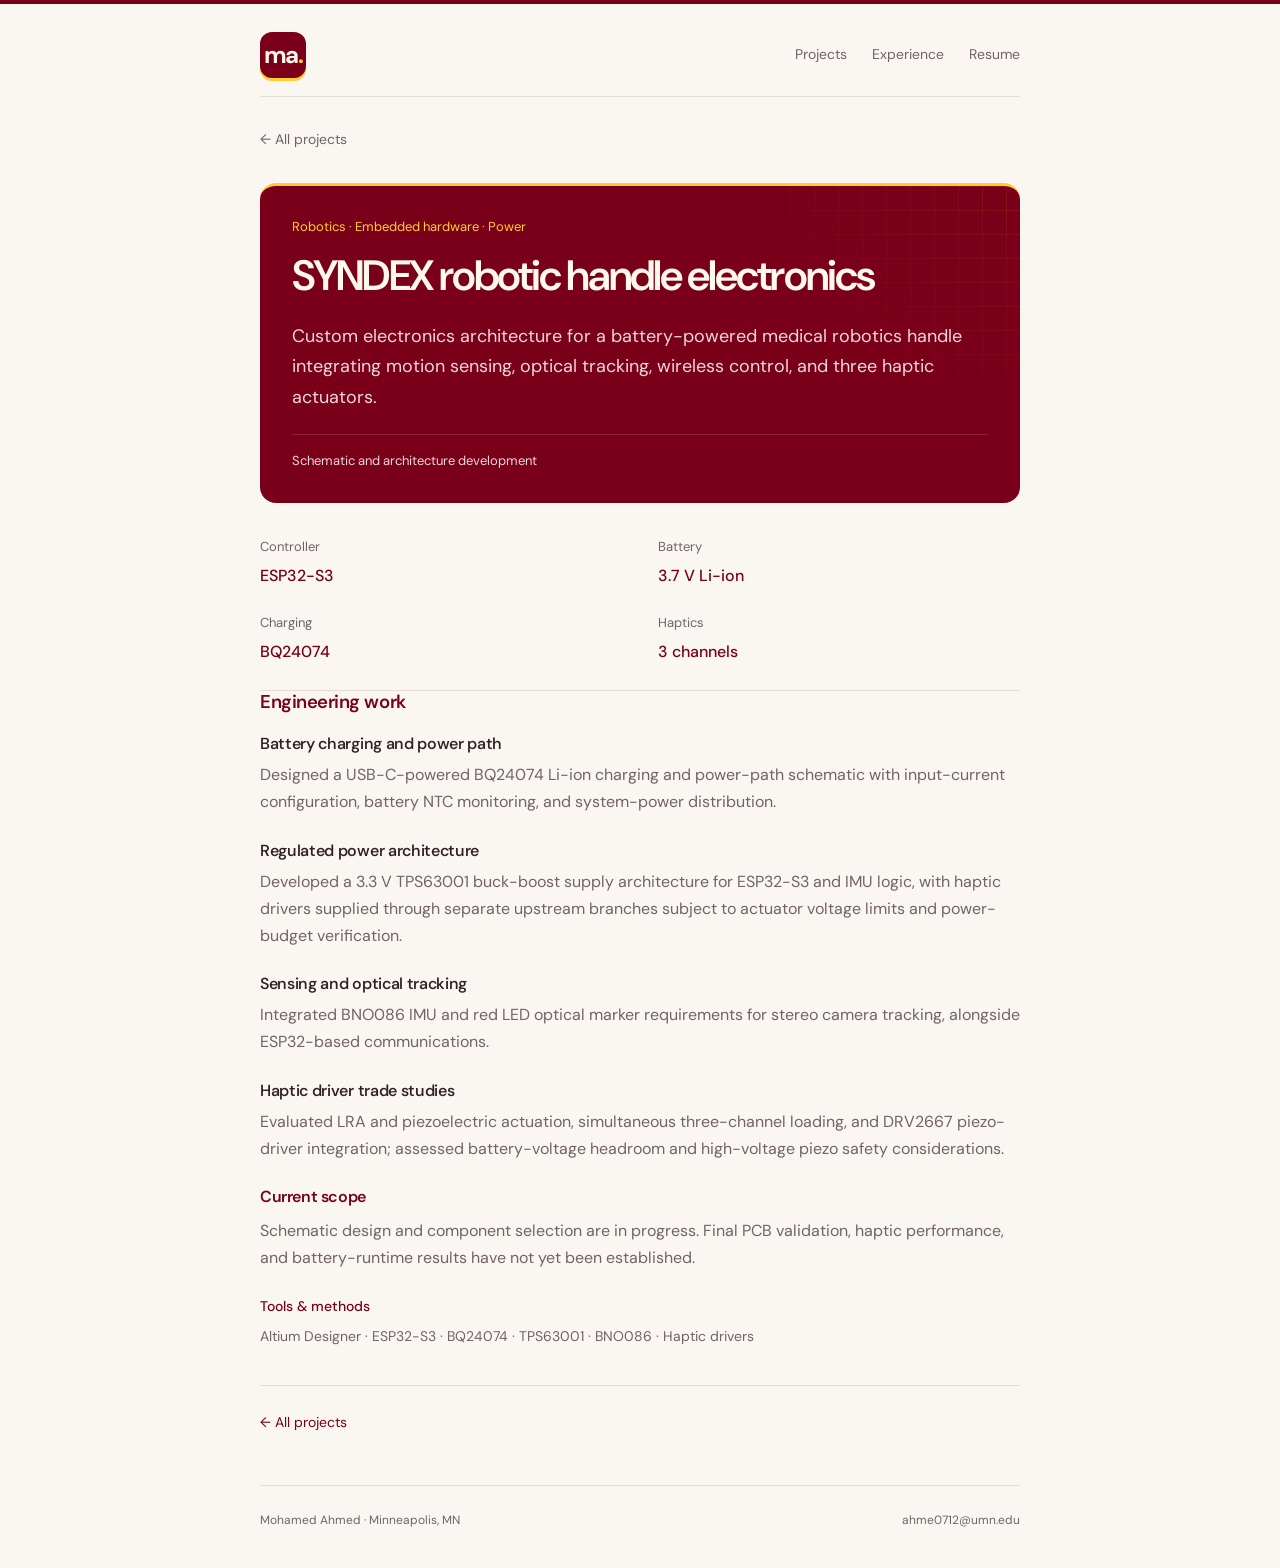
<file: projects/syndex-hardware/index.html>
<!doctype html><html lang="en"><head><meta charset="utf-8"><meta name="viewport" content="width=device-width,initial-scale=1"><title>SYNDEX robotic handle electronics | Mohamed Ahmed</title><meta name="description" content="Custom electronics architecture for a battery-powered medical robotics handle integrating motion sensing, optical tracking, wireless control, and three haptic actuators."><link rel="stylesheet" href="/style.css?v=20260916-maroon-gold"></head><body><a class="skip-link" href="#main">Skip to content</a><header class="site-header wrap"><a class="wordmark" href="/">ma<span>.</span></a><nav aria-label="Main navigation"><a href="/#work">Projects</a><a href="/#experience">Experience</a><a href="/#resume">Resume</a></nav></header><main id="main" class="wrap project-page"><a class="back-link" href="/#work">← All projects</a><header class="project-header"><p class="project-type">Robotics · Embedded hardware · Power</p><h1>SYNDEX robotic handle electronics</h1><p class="project-intro">Custom electronics architecture for a battery-powered medical robotics handle integrating motion sensing, optical tracking, wireless control, and three haptic actuators.</p><p class="status">Schematic and architecture development</p></header><dl class="facts"><div><dt>Controller</dt><dd>ESP32-S3</dd></div><div><dt>Battery</dt><dd>3.7 V Li-ion</dd></div><div><dt>Charging</dt><dd>BQ24074</dd></div><div><dt>Haptics</dt><dd>3 channels</dd></div></dl><section class="contributions"><h2>Engineering work</h2><article><h3>Battery charging and power path</h3><p>Designed a USB-C-powered BQ24074 Li-ion charging and power-path schematic with input-current configuration, battery NTC monitoring, and system-power distribution.</p></article><article><h3>Regulated power architecture</h3><p>Developed a 3.3 V TPS63001 buck-boost supply architecture for ESP32-S3 and IMU logic, with haptic drivers supplied through separate upstream branches subject to actuator voltage limits and power-budget verification.</p></article><article><h3>Sensing and optical tracking</h3><p>Integrated BNO086 IMU and red LED optical marker requirements for stereo camera tracking, alongside ESP32-based communications.</p></article><article><h3>Haptic driver trade studies</h3><p>Evaluated LRA and piezoelectric actuation, simultaneous three-channel loading, and DRV2667 piezo-driver integration; assessed battery-voltage headroom and high-voltage piezo safety considerations.</p></article></section><section class="project-scope"><h2>Current scope</h2><p>Schematic design and component selection are in progress. Final PCB validation, haptic performance, and battery-runtime results have not yet been established.</p></section><p class="project-tools"><strong>Tools &amp; methods</strong> Altium Designer · ESP32-S3 · BQ24074 · TPS63001 · BNO086 · Haptic drivers</p><nav class="project-navigation"><a href="/#work">← All projects</a></nav></main><footer class="site-footer wrap"><span>Mohamed Ahmed · Minneapolis, MN</span><a href="mailto:ahme0712@umn.edu">ahme0712@umn.edu</a></footer></body></html>
</file>
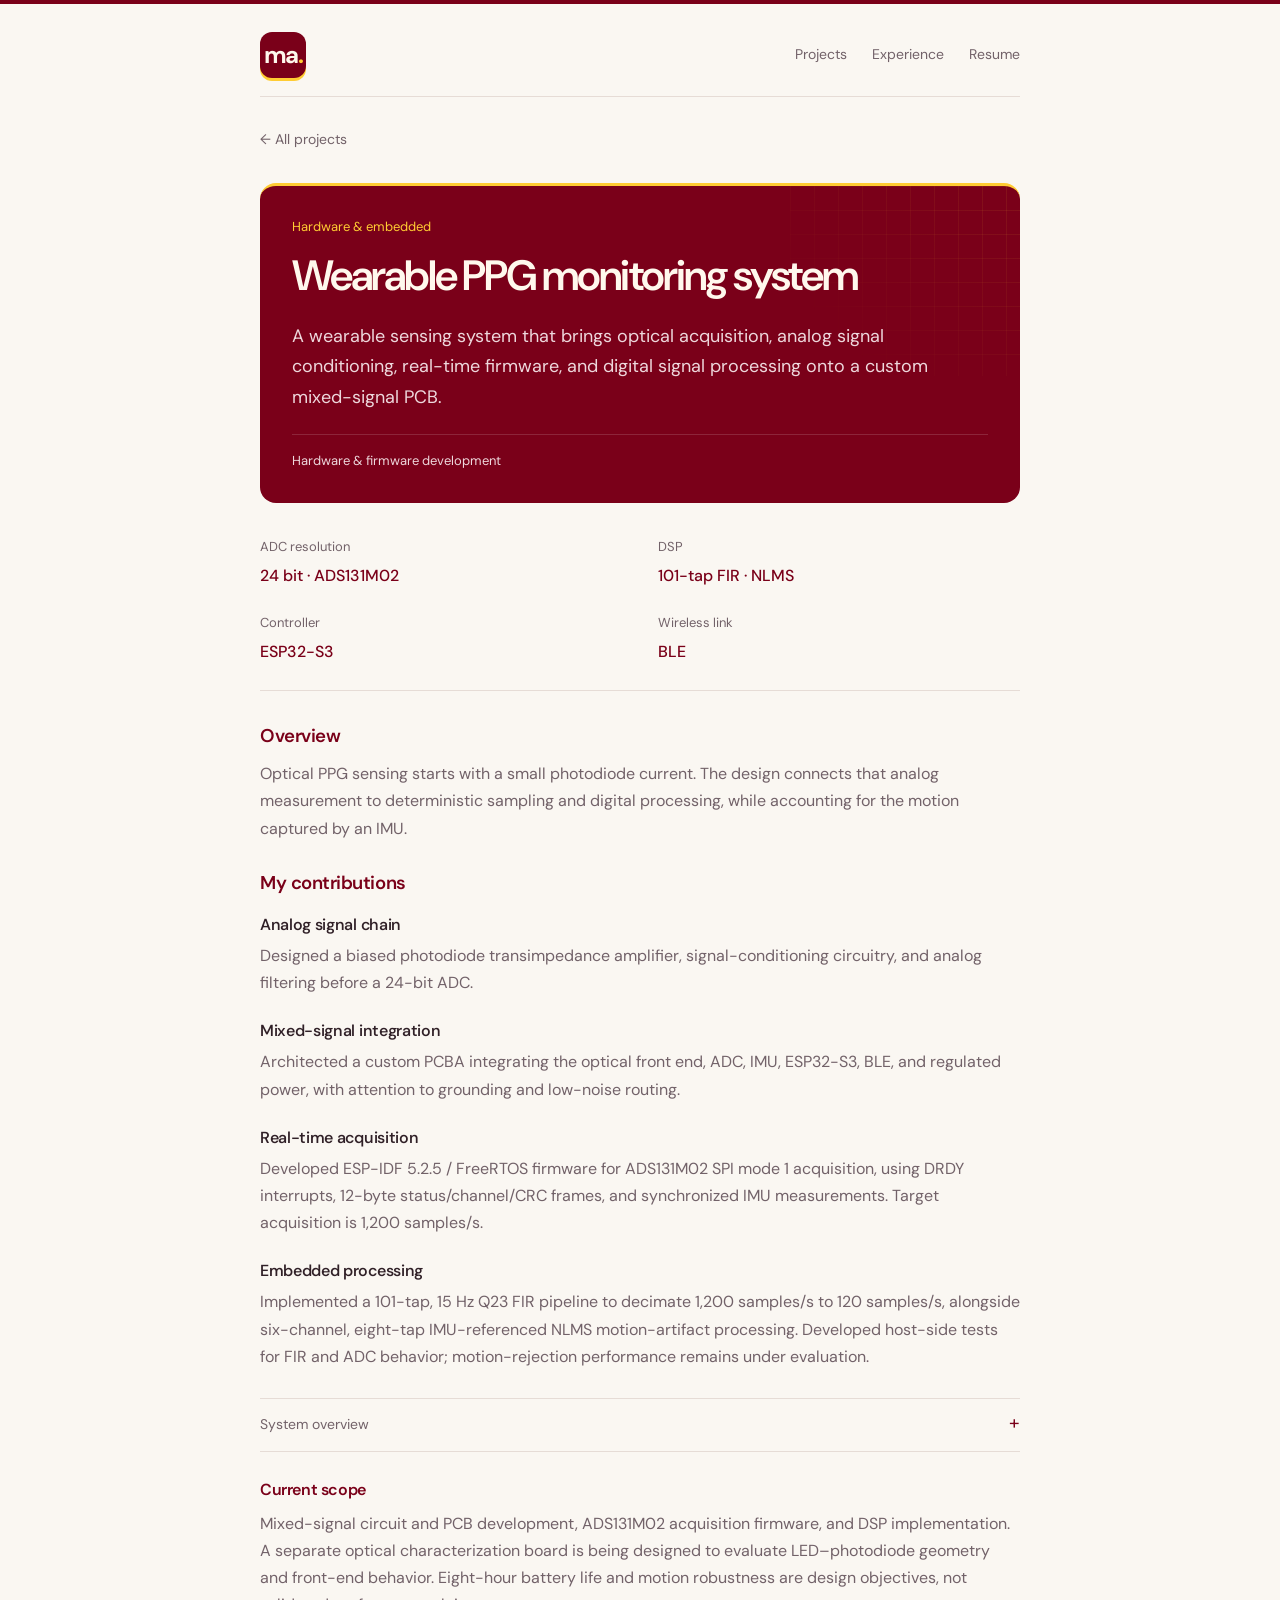
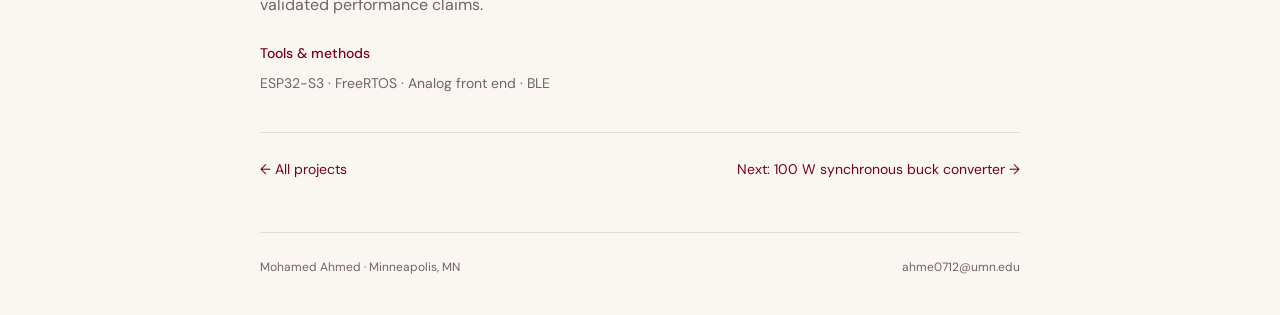
<file: projects/wearable-ppg/index.html>
<!doctype html>
<html lang="en"><head><meta charset="utf-8"><meta name="viewport" content="width=device-width,initial-scale=1"><meta name="theme-color" content="#7a0019"><title>Wearable PPG monitoring system | Mohamed Ahmed</title><meta name="description" content="Optical sensing, a custom mixed-signal PCB, and real-time firmware for a wearable PPG system."><link rel="icon" type="image/svg+xml" href="data:image/svg+xml,%3Csvg%20xmlns%3D%22http%3A//www.w3.org/2000/svg%22%20viewBox%3D%220%200%2040%2040%22%3E%3Crect%20width%3D%2240%22%20height%3D%2240%22%20rx%3D%228%22%20fill%3D%22%237a0019%22/%3E%3Cpath%20d%3D%22M9%2028V12l11%2011%2011-11v16%22%20fill%3D%22none%22%20stroke%3D%22%23ffcc33%22%20stroke-width%3D%223%22/%3E%3C/svg%3E"><link rel="stylesheet" href="/style.css?v=20260916-maroon-gold"></head><body><a class="skip-link" href="#main">Skip to content</a><header class="site-header wrap"><a class="wordmark" href="/" aria-label="Mohamed Ahmed home">ma<span>.</span></a><nav aria-label="Main navigation"><a href="/#work">Projects</a><a href="/#experience">Experience</a><a href="/#resume">Resume</a></nav></header><main id="main" class="wrap project-page"><a class="back-link" href="/#work">← All projects</a><header class="project-header"><p class="project-type">Hardware &amp; embedded</p><h1>Wearable PPG monitoring system</h1><p class="project-intro">A wearable sensing system that brings optical acquisition, analog signal conditioning, real-time firmware, and digital signal processing onto a custom mixed-signal PCB.</p><p class="status">Hardware &amp; firmware development</p></header><dl class="facts"><div><dt>ADC resolution</dt><dd>24 bit · ADS131M02</dd></div><div><dt>DSP</dt><dd>101-tap FIR · NLMS</dd></div><div><dt>Controller</dt><dd>ESP32-S3</dd></div><div><dt>Wireless link</dt><dd>BLE</dd></div></dl><section class="project-context"><h2>Overview</h2><p>Optical PPG sensing starts with a small photodiode current. The design connects that analog measurement to deterministic sampling and digital processing, while accounting for the motion captured by an IMU.</p></section><section class="contributions"><h2>My contributions</h2><article><h3>Analog signal chain</h3><p>Designed a biased photodiode transimpedance amplifier, signal-conditioning circuitry, and analog filtering before a 24-bit ADC.</p></article><article><h3>Mixed-signal integration</h3><p>Architected a custom PCBA integrating the optical front end, ADC, IMU, ESP32-S3, BLE, and regulated power, with attention to grounding and low-noise routing.</p></article><article><h3>Real-time acquisition</h3><p>Developed ESP-IDF 5.2.5 / FreeRTOS firmware for ADS131M02 SPI mode 1 acquisition, using DRDY interrupts, 12-byte status/channel/CRC frames, and synchronized IMU measurements. Target acquisition is 1,200 samples/s.</p></article><article><h3>Embedded processing</h3><p>Implemented a 101-tap, 15 Hz Q23 FIR pipeline to decimate 1,200 samples/s to 120 samples/s, alongside six-channel, eight-tap IMU-referenced NLMS motion-artifact processing. Developed host-side tests for FIR and ADC behavior; motion-rejection performance remains under evaluation.</p></article></section><details class="system-details"><summary>System overview <span aria-hidden="true">+</span></summary><ol class="system-flow"><li>Photodiode</li><li>TIA + filtering</li><li>24-bit ADC</li><li>ESP32-S3 / DSP</li></ol><p>Synchronized IMU reference · BLE data transfer</p></details><section class="project-scope"><h2>Current scope</h2><p>Mixed-signal circuit and PCB development, ADS131M02 acquisition firmware, and DSP implementation. A separate optical characterization board is being designed to evaluate LED–photodiode geometry and front-end behavior. Eight-hour battery life and motion robustness are design objectives, not validated performance claims.</p></section><p class="project-tools"><strong>Tools & methods</strong> ESP32-S3 · FreeRTOS · Analog front end · BLE</p><nav class="project-navigation" aria-label="Project navigation"><a href="/#work">← All projects</a><a href="/projects/synchronous-buck/">Next: 100 W synchronous buck converter →</a></nav></main><footer class="site-footer wrap"><span>Mohamed Ahmed · Minneapolis, MN</span><a href="mailto:ahme0712@umn.edu">ahme0712@umn.edu</a></footer></body></html>
</file>
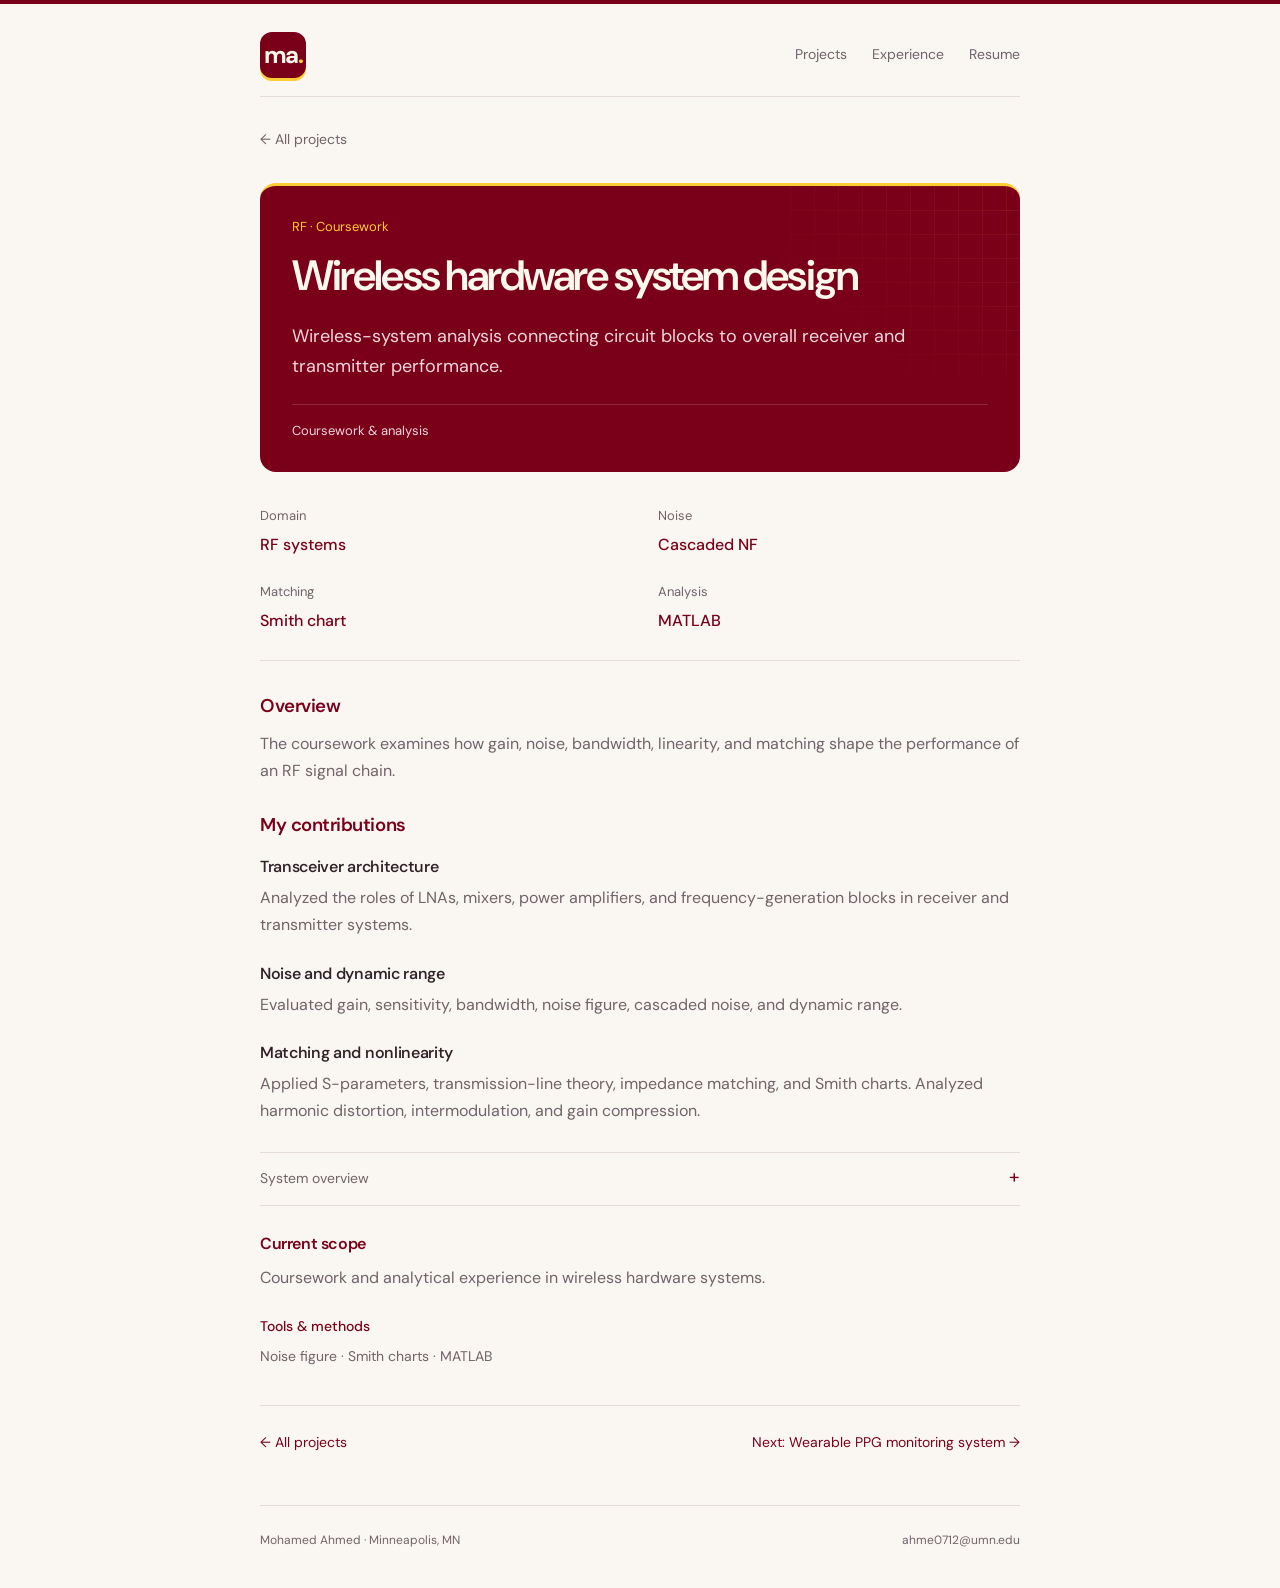
<file: projects/wireless-hardware/index.html>
<!doctype html>
<html lang="en"><head><meta charset="utf-8"><meta name="viewport" content="width=device-width,initial-scale=1"><meta name="theme-color" content="#7a0019"><title>Wireless hardware system design | Mohamed Ahmed</title><meta name="description" content="Receiver and transmitter analysis: noise, impedance matching, linearity, and dynamic range."><link rel="icon" type="image/svg+xml" href="data:image/svg+xml,%3Csvg%20xmlns%3D%22http%3A//www.w3.org/2000/svg%22%20viewBox%3D%220%200%2040%2040%22%3E%3Crect%20width%3D%2240%22%20height%3D%2240%22%20rx%3D%228%22%20fill%3D%22%237a0019%22/%3E%3Cpath%20d%3D%22M9%2028V12l11%2011%2011-11v16%22%20fill%3D%22none%22%20stroke%3D%22%23ffcc33%22%20stroke-width%3D%223%22/%3E%3C/svg%3E"><link rel="stylesheet" href="/style.css?v=20260916-maroon-gold"></head><body><a class="skip-link" href="#main">Skip to content</a><header class="site-header wrap"><a class="wordmark" href="/" aria-label="Mohamed Ahmed home">ma<span>.</span></a><nav aria-label="Main navigation"><a href="/#work">Projects</a><a href="/#experience">Experience</a><a href="/#resume">Resume</a></nav></header><main id="main" class="wrap project-page"><a class="back-link" href="/#work">← All projects</a><header class="project-header"><p class="project-type">RF · Coursework</p><h1>Wireless hardware system design</h1><p class="project-intro">Wireless-system analysis connecting circuit blocks to overall receiver and transmitter performance.</p><p class="status">Coursework &amp; analysis</p></header><dl class="facts"><div><dt>Domain</dt><dd>RF systems</dd></div><div><dt>Noise</dt><dd>Cascaded NF</dd></div><div><dt>Matching</dt><dd>Smith chart</dd></div><div><dt>Analysis</dt><dd>MATLAB</dd></div></dl><section class="project-context"><h2>Overview</h2><p>The coursework examines how gain, noise, bandwidth, linearity, and matching shape the performance of an RF signal chain.</p></section><section class="contributions"><h2>My contributions</h2><article><h3>Transceiver architecture</h3><p>Analyzed the roles of LNAs, mixers, power amplifiers, and frequency-generation blocks in receiver and transmitter systems.</p></article><article><h3>Noise and dynamic range</h3><p>Evaluated gain, sensitivity, bandwidth, noise figure, cascaded noise, and dynamic range.</p></article><article><h3>Matching and nonlinearity</h3><p>Applied S-parameters, transmission-line theory, impedance matching, and Smith charts. Analyzed harmonic distortion, intermodulation, and gain compression.</p></article></section><details class="system-details"><summary>System overview <span aria-hidden="true">+</span></summary><ol class="system-flow"><li>Architecture</li><li>Gain / noise</li><li>Matching</li><li>Linearity</li></ol><p>Receiver and transmitter performance analysis</p></details><section class="project-scope"><h2>Current scope</h2><p>Coursework and analytical experience in wireless hardware systems.</p></section><p class="project-tools"><strong>Tools & methods</strong> Noise figure · Smith charts · MATLAB</p><nav class="project-navigation" aria-label="Project navigation"><a href="/#work">← All projects</a><a href="/projects/wearable-ppg/">Next: Wearable PPG monitoring system →</a></nav></main><footer class="site-footer wrap"><span>Mohamed Ahmed · Minneapolis, MN</span><a href="mailto:ahme0712@umn.edu">ahme0712@umn.edu</a></footer></body></html>
</file>
<file: style.css>
@import url('https://fonts.googleapis.com/css2?family=DM+Sans:wght@400;450;500;550;600;650;700&display=swap');

:root {
  --bg: #faf7f2;
  --ink: #302027;
  --muted: #726269;
  --soft: #8a767b;
  --maroon: #7a0019;
  --maroon-dark: #5b0013;
  --gold: #ffcc33;
  --line: #e6dcd6;
  --tint: #f2e8e5;
  --hero-muted: #eed7dc;
  --font: 'DM Sans', -apple-system, BlinkMacSystemFont, 'Segoe UI', sans-serif;
}

* { box-sizing: border-box; }
html { scroll-behavior: smooth; scroll-padding-top: 28px; }
body {
  margin: 0;
  border-top: 4px solid var(--maroon);
  background: var(--bg);
  color: var(--ink);
  font: 400 1rem/1.7 var(--font);
  -webkit-font-smoothing: antialiased;
}
a { color: inherit; text-decoration: none; }
summary { font: inherit; }
h1, h2, h3, p, ul, dl { margin: 0; }
h1, h2, h3 { line-height: 1.25; font-weight: 600; }
h1 { letter-spacing: -.045em; }
h2 { font-size: 1.16rem; letter-spacing: -.025em; color: var(--maroon); }
h3 { font-size: 1.06rem; letter-spacing: -.02em; }
a, summary { -webkit-tap-highlight-color: transparent; }
a:hover { color: var(--maroon); }
a:focus-visible, summary:focus-visible {
  outline: 2px solid var(--maroon);
  outline-offset: 5px;
  border-radius: 3px;
}
::selection { background: var(--gold); color: var(--maroon-dark); }
.wrap { width: min(760px, calc(100% - 48px)); margin-inline: auto; }
.skip-link {
  position: fixed;
  top: -70px;
  left: 12px;
  z-index: 100;
  background: var(--maroon-dark);
  color: #fff;
  padding: 10px 18px;
}
.skip-link:focus { top: 12px; }
.skip-link:hover { color: var(--gold); }
.site-header {
  display: flex;
  align-items: center;
  justify-content: space-between;
  gap: 25px;
  padding-block: 28px 18px;
  border-bottom: 1px solid var(--line);
}
.wordmark {
  display: inline-flex;
  align-items: center;
  justify-content: center;
  flex: 0 0 46px;
  height: 46px;
  border-radius: 12px;
  background: var(--maroon);
  color: #fff8ed;
  font-size: 1.5rem;
  font-weight: 700;
  letter-spacing: -.07em;
  box-shadow: 0 3px 0 var(--gold);
}
.wordmark span { color: var(--gold); }
.wordmark:hover { background: var(--maroon-dark); color: #fff8ed; }
.site-header nav { display: flex; flex-wrap: wrap; gap: 25px; font-size: .875rem; color: var(--muted); }
.site-header nav a { padding: 10px 0; position: relative; }
.site-header nav a::after {
  content: '';
  position: absolute;
  bottom: 5px;
  left: 0;
  width: 100%;
  height: 3px;
  background: var(--gold);
  transform: scaleX(0);
  transform-origin: left;
  transition: transform .18s ease;
}
.site-header nav a:hover::after, .site-header nav a:focus-visible::after { transform: scaleX(1); }

/* A personal introduction, with a quiet engineering-paper detail. */
.intro, .project-header {
  position: relative;
  overflow: hidden;
  isolation: isolate;
  background: var(--maroon);
  color: #fff8ed;
  border-radius: 16px;
  border-top: 3px solid var(--gold);
}
.intro::before, .project-header::before {
  content: '';
  position: absolute;
  z-index: -1;
  pointer-events: none;
  top: 0;
  right: 0;
  width: 230px;
  height: 190px;
  background-image: linear-gradient(#ffcc3317 1px, transparent 1px), linear-gradient(90deg, #ffcc3317 1px, transparent 1px);
  background-size: 24px 24px;
  mask-image: linear-gradient(225deg, #000, transparent 80%);
}
.intro { margin-block: 32px 42px; padding: 35px 36px 29px; }
.intro-label { font-size: .8125rem; color: var(--gold); margin-bottom: 17px; letter-spacing: .015em; }
.intro h1 { font-size: 3.4rem; font-weight: 600; line-height: 1.12; margin-bottom: 22px; }
.intro h1 > span { color: var(--gold); }
.intro-lead { font-size: 1.15rem; line-height: 1.65; max-width: 620px; margin-bottom: 14px; }
.intro-note { color: var(--hero-muted); max-width: 610px; }
.social-links { display: flex; flex-wrap: wrap; gap: 26px; margin-top: 22px; padding-top: 14px; border-top: 1px solid #ffffff25; font-size: .875rem; }
.social-links a { color: var(--gold); padding-block: 7px; }
.social-links a:hover { color: #fff8ed; text-decoration: underline; text-underline-offset: 5px; }
.intro a:focus-visible { outline-color: var(--gold); }

.section { padding-block: 33px; border-top: 1px solid var(--line); }
.projects { padding-top: 0; border-top: 0; }
.section-heading { display: flex; justify-content: space-between; align-items: baseline; gap: 20px; margin-bottom: 12px; }
.section-heading h2 { display: flex; align-items: center; gap: 10px; }
.section-heading h2::before { content: ''; flex: 0 0 7px; height: 7px; border-radius: 1px; background: var(--gold); }
.section-heading > span { color: var(--muted); font-size: .8125rem; }
.project-list { list-style: none; padding: 0; }
.project-list > li + li { border-top: 1px solid var(--line); }
.project-row {
  display: grid;
  grid-template-columns: minmax(0, 1fr) 32px;
  gap: 25px;
  padding: 22px 12px;
  margin-inline: -12px;
  border-radius: 9px;
  transition: background-color .18s, color .18s;
}
.project-row h3 { font-size: 1.07rem; }
.project-row p { color: var(--muted); font-size: 1rem; line-height: 1.65; margin-top: 7px; max-width: 640px; }
.project-type { font-size: .8125rem; color: var(--maroon); display: block; margin-top: 9px; }
.project-row .project-type { font-weight: 500; }
.arrow {
  display: flex;
  align-items: center;
  justify-content: center;
  width: 32px;
  height: 32px;
  border: 1px solid #ded0cb;
  border-radius: 50%;
  font-size: 1rem;
  color: var(--maroon);
  align-self: start;
  line-height: 1;
  transition: background-color .18s, border-color .18s, transform .18s;
}
.project-row:hover, .project-row:focus-visible { background: var(--tint); color: var(--maroon); }
.project-row:hover .arrow, .project-row:focus-visible .arrow { transform: translate(2px, -2px); background: var(--gold); border-color: var(--gold); }
details > summary { cursor: pointer; list-style: none; display: flex; align-items: baseline; justify-content: space-between; gap: 20px; font-size: .875rem; color: var(--muted); padding: 14px 0; min-height: 46px; }
details > summary::-webkit-details-marker { display: none; }
details > summary:hover { color: var(--maroon); }
details > summary > span { font-size: 1.2rem; line-height: 1; color: var(--maroon); transition: transform .18s; }
details[open] > summary > span { transform: rotate(45deg); }
.more-projects { border-top: 1px solid var(--line); }
.more-projects[open] > summary { color: var(--maroon); padding-bottom: 5px; }
.more-projects .project-list { padding-bottom: 5px; }

.experience-entry { padding: 21px 0; }
.experience-entry + .experience-entry { border-top: 1px solid var(--line); margin-top: 4px; }
.entry-heading { display: flex; justify-content: space-between; gap: 20px; align-items: baseline; }
.entry-heading h3 { color: var(--maroon); }
.entry-heading > p { font-size: .8125rem; color: var(--muted); white-space: nowrap; }
.role { font-size: .875rem; color: var(--muted); margin-top: 5px; margin-bottom: 13px; }
.experience-entry > p:not(.role) { font-size: 1rem; line-height: 1.7; color: var(--muted); }
.experience-entry > p.recognition { font-size: .875rem; color: var(--ink); margin-top: 16px; border-left: 3px solid var(--gold); padding: 8px 12px; background: #ffcc3315; border-radius: 0 5px 5px 0; }
.entry-details > summary { justify-content: flex-start; font-size: .8125rem; text-decoration: underline; text-underline-offset: 4px; padding: 12px 0 6px; min-height: 38px; }
.entry-details ul { padding-left: 21px; color: var(--muted); padding-top: 8px; }
.entry-details li { margin-bottom: 8px; font-size: 1rem; }
.entry-details li::marker { color: var(--maroon); }
.tools-details { border-top: 1px solid var(--line); margin-top: 9px; }
.tool-list { padding-top: 8px; padding-bottom: 10px; }
.tool-list > div { display: grid; grid-template-columns: 105px 1fr; gap: 20px; margin-bottom: 15px; font-size: 1rem; }
.tool-list dt { font-weight: 500; color: var(--maroon); }
.tool-list dd { margin: 0; color: var(--muted); }

.resume-section { padding-bottom: 20px; }
.resume-main { display: flex; justify-content: space-between; align-items: center; gap: 25px; padding-top: 3px; padding-bottom: 20px; }
.resume-main p { font-size: .875rem; color: var(--muted); margin-top: 6px; }
.download-link { display: inline-flex; align-items: center; justify-content: center; gap: 22px; font-size: .875rem; white-space: nowrap; color: #fff8ed; background: var(--maroon); border: 1px solid var(--maroon); border-radius: 7px; padding: 10px 16px; transition: background-color .18s; }
.download-link span { color: var(--gold); }
.download-link:hover { background: var(--maroon-dark); color: #fff8ed; border-color: var(--maroon-dark); }
.resume-details { border-top: 1px solid var(--line); }
.resume-list { list-style: none; padding: 0 0 8px; }
.resume-list a { display: flex; justify-content: space-between; gap: 20px; padding: 13px 0; font-size: .9375rem; }
.resume-list li + li { border-top: 1px solid var(--line); }
.resume-list span { font-size: .75rem; color: var(--muted); white-space: nowrap; }
.contact { border-top: 1px solid var(--line); padding-block: 35px 45px; }
.contact h2 { font-size: 1.6rem; letter-spacing: -.04em; }
.contact p { color: var(--muted); margin-top: 10px; max-width: 570px; }
.contact > a { color: var(--maroon); display: inline-block; margin-top: 13px; font-size: .9375rem; border-bottom: 2px solid var(--gold); overflow-wrap: anywhere; }
.contact > a:hover { border-color: var(--maroon); }
.site-footer { border-top: 1px solid var(--line); padding-block: 24px 38px; display: flex; justify-content: space-between; gap: 18px; font-size: .75rem; color: var(--muted); }
.site-footer > a { overflow-wrap: anywhere; }

/* Project pages share the same restrained maroon-and-gold identity. */
.project-page { padding-top: 24px; }
.back-link { font-size: .875rem; color: var(--muted); display: inline-block; padding-block: 7px; margin-bottom: 24px; }
.project-header { padding: 30px 32px; }
.project-header .project-type { margin-top: 0; color: var(--gold); margin-bottom: 14px; }
.project-header h1 { font-size: 2.65rem; line-height: 1.15; max-width: 700px; }
.project-intro { font-size: 1.125rem; color: var(--hero-muted); margin-top: 20px; max-width: 690px; }
.status { font-size: .8125rem; margin-top: 22px; color: var(--hero-muted); padding-top: 15px; border-top: 1px solid #ffffff25; }
.facts { display: grid; grid-template-columns: repeat(2, minmax(0, 1fr)); gap: 23px 35px; padding-block: 25px; margin-top: 8px; border-bottom: 1px solid var(--line); }
.facts > div { display: flex; flex-direction: column; }
.facts dt { font-size: .8125rem; color: var(--muted); }
.facts dd { margin: 4px 0 0; font-weight: 500; font-size: 1rem; color: var(--maroon); }
.project-context { padding-block: 34px 30px; }
.project-context > p { color: var(--muted); margin-top: 12px; }
.contributions > h2 { margin-bottom: 20px; }
.contributions article { margin-bottom: 25px; }
.contributions h3 { font-size: 1rem; font-weight: 550; margin-bottom: 7px; }
.contributions p { color: var(--muted); font-size: 1rem; }
.system-details { border-block: 1px solid var(--line); margin: 28px 0; }
.system-flow { list-style: none; padding: 0; display: grid; grid-template-columns: repeat(4, minmax(0, 1fr)); gap: 20px; margin: 15px 0 20px; }
.system-flow > li { background: var(--tint); border: 1px solid #dfccc9; border-top: 3px solid var(--gold); border-radius: 5px; padding: 14px 9px; font-size: .875rem; color: var(--maroon-dark); position: relative; text-align: center; display: flex; justify-content: center; align-items: center; }
.system-flow > li:not(:last-child)::after { content: '→'; position: absolute; right: -17px; font-size: .875rem; color: var(--muted); }
.system-details > p { font-size: .875rem; color: var(--muted); margin-bottom: 18px; }
.project-scope h2 { font-size: 1rem; }
.project-scope p { color: var(--muted); margin-top: 10px; }
.project-tools { font-size: .875rem; color: var(--muted); margin-top: 24px; }
.project-tools strong { display: block; font-weight: 500; color: var(--maroon); margin-bottom: 6px; }
.project-navigation { border-top: 1px solid var(--line); margin-top: 36px; padding: 25px 0 50px; display: flex; justify-content: space-between; align-items: baseline; gap: 30px; font-size: .875rem; color: var(--maroon); }
.project-navigation > a:last-child { text-align: right; max-width: 66%; }
.project-navigation a:hover, .back-link:hover { text-decoration: underline; text-decoration-color: var(--gold); text-decoration-thickness: 2px; text-underline-offset: 5px; }
.not-found { padding-block: 80px 110px; }
.not-found h1 { font-size: 2.5rem; margin-bottom: 20px; color: var(--maroon); }
.not-found p { color: var(--muted); }
.not-found > a { color: var(--maroon); display: inline-block; margin-top: 25px; }

@media (min-width: 1300px) {
  .site-header { padding-top: 36px; }
  .intro { margin-top: 38px; }
}
@media (max-width: 600px) {
  .wrap { width: calc(100% - 40px); }
  .site-header { padding-block: 20px 17px; gap: 20px; }
  .wordmark { flex-basis: 42px; height: 42px; font-size: 1.4rem; border-radius: 10px; }
  .site-header nav { gap: 19px; }
  .intro { margin-block: 24px 32px; padding: 26px 23px 20px; border-radius: 12px; }
  .intro h1 { font-size: 2.6rem; margin-bottom: 20px; }
  .intro-label { font-size: .75rem; margin-bottom: 15px; line-height: 1.7; }
  .intro-lead { font-size: 1.0625rem; line-height: 1.65; }
  .intro-note { font-size: 1rem; line-height: 1.7; }
  .social-links { gap: 21px; margin-top: 20px; padding-top: 11px; }
  .section { padding-block: 28px; }
  .projects { padding-top: 0; }
  .section-heading { display: block; margin-bottom: 10px; }
  .section-heading > span { display: block; margin-top: 7px; }
  .project-row { gap: 16px; padding: 20px 8px; margin-inline: -8px; }
  .project-row h3 { font-size: 1.05rem; line-height: 1.4; }
  .project-row p { font-size: 1rem; }
  .project-type { font-size: .8125rem; }
  .entry-heading { display: block; }
  .entry-heading > p { margin-top: 5px; white-space: normal; }
  .role { margin-top: 4px; }
  .experience-entry { padding-block: 18px; }
  .tool-list > div { grid-template-columns: 1fr; gap: 3px; }
  .resume-main { align-items: flex-start; flex-direction: column; gap: 15px; padding-bottom: 23px; }
  .resume-main p { font-size: 1rem; }
  .resume-details > summary { padding-bottom: 0; }
  .resume-details[open] > summary { padding-bottom: 14px; }
  .contact { padding-block: 30px 35px; }
  .site-footer { flex-direction: column; gap: 5px; padding-block: 22px 28px; }
  .project-page { padding-top: 18px; }
  .back-link { margin-bottom: 20px; }
  .project-header { padding: 26px 23px; border-radius: 12px; }
  .project-header h1 { font-size: 2.1rem; line-height: 1.2; overflow-wrap: anywhere; }
  .project-intro { font-size: 1.0625rem; margin-top: 18px; }
  .facts { gap: 20px; padding-block: 22px; margin-top: 4px; }
  .project-context { padding-block: 27px; }
  .system-flow { grid-template-columns: 1fr; gap: 23px; margin-top: 8px; }
  .system-flow > li { padding: 12px; }
  .system-flow > li:not(:last-child)::after { content: '↓'; right: auto; left: 50%; bottom: -24px; transform: translateX(-50%); }
  .project-navigation { flex-direction: column; gap: 12px; padding-bottom: 35px; }
  .project-navigation > a:last-child { text-align: left; max-width: 100%; }
}
@media (max-width: 360px) {
  .wrap { width: calc(100% - 32px); }
  .site-header nav { gap: 13px; font-size: .8125rem; }
  .intro { padding-inline: 20px; }
  .intro h1 { font-size: 2.3rem; }
  .social-links { column-gap: 17px; }
  .facts { grid-template-columns: 1fr; }
  .project-header h1 { font-size: 1.95rem; }
}
@media (prefers-reduced-motion: reduce) {
  html { scroll-behavior: auto; }
  *, *::before, *::after { transition: none !important; }
}
</file>
